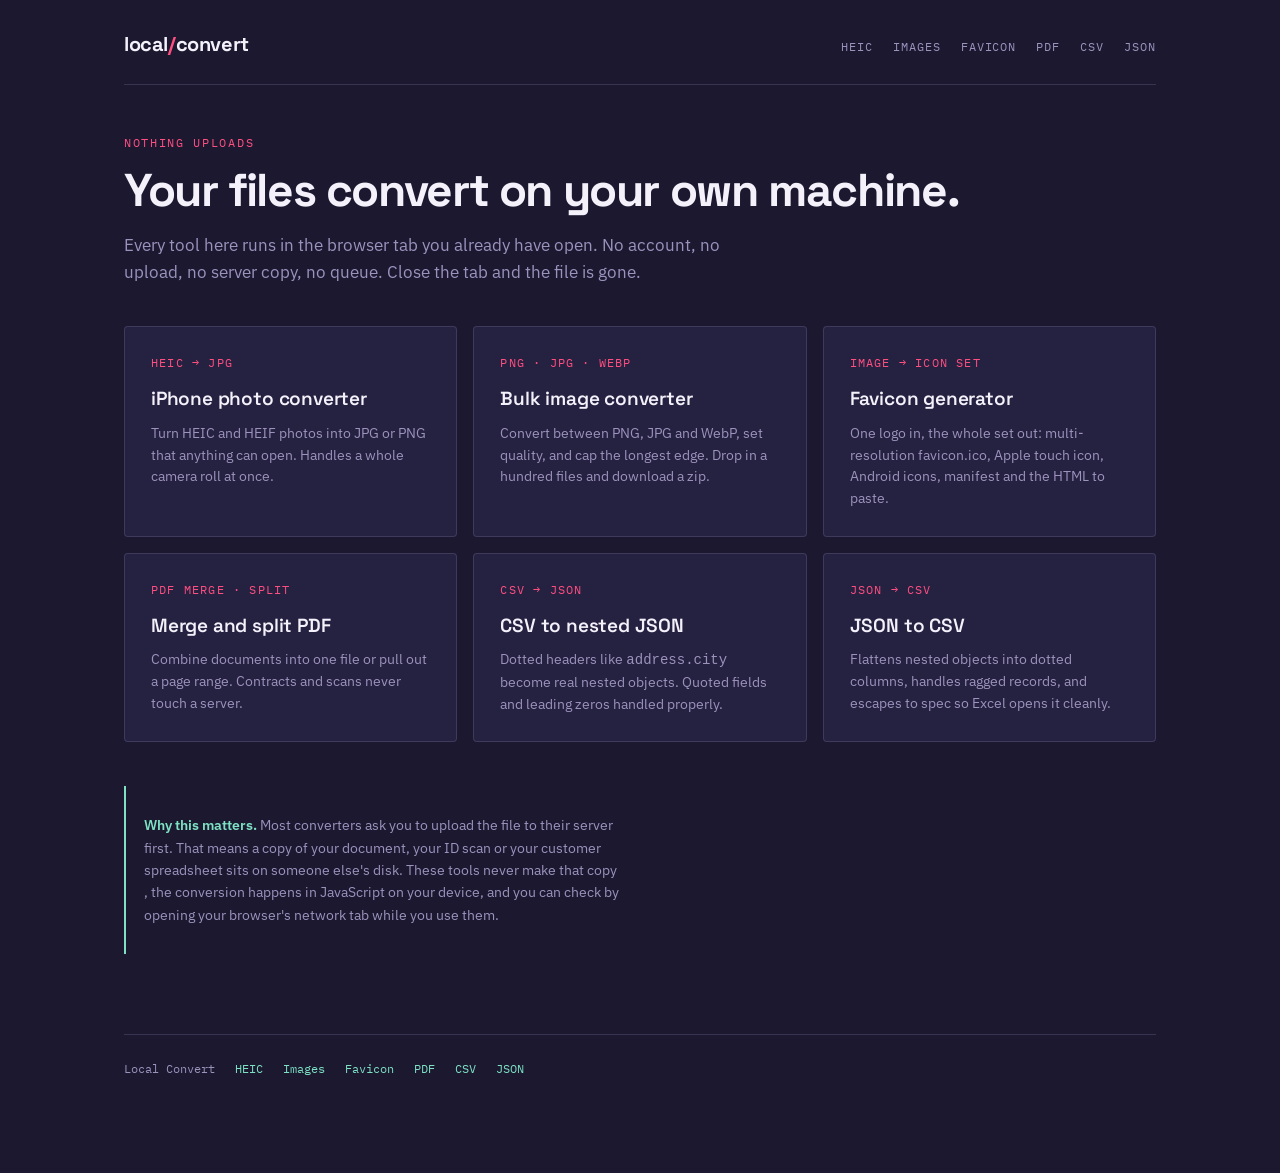
<file: index.html>
<!DOCTYPE html>
<html lang="en">
<head>
<meta charset="utf-8">
<meta name="viewport" content="width=device-width,initial-scale=1">
<title>Local Convert - private, in-browser file tools</title>
<link rel="icon" href="/favicon.ico" sizes="any">
<link rel="icon" type="image/svg+xml" href="/favicon.svg">
<link rel="apple-touch-icon" href="/apple-touch-icon.png">
<link rel="manifest" href="/site.webmanifest">
<meta name="description" content="Convert HEIC, images and CSV entirely in your browser. Files never leave your device, so there is nothing to upload and nothing stored on a server.">
<meta name="robots" content="index, follow">
<meta property="og:type" content="website">
<meta property="og:site_name" content="Local Convert">
<meta property="og:title" content="Local Convert , file conversion that never uploads your files">
<meta property="og:description" content="Convert HEIC, images and CSV entirely in your browser. Files never leave your device, so there is nothing to upload and nothing stored on a server.">
<meta name="twitter:card" content="summary">
<meta name="twitter:title" content="Local Convert , file conversion that never uploads your files">
<meta name="twitter:description" content="Convert HEIC, images and CSV entirely in your browser. Files never leave your device, so there is nothing to upload and nothing stored on a server.">
<link rel="canonical" href="https://local-convert.toptierrankers.workers.dev/">
<meta name="robots" content="index,follow,max-image-preview:large">
<meta property="og:type" content="website">
<meta property="og:site_name" content="Local Convert">
<meta property="og:title" content="Local Convert , file conversion with no upload">
<meta property="og:description" content="Convert HEIC, images and CSV entirely in your browser. Files never leave your device.">
<meta property="og:url" content="https://local-convert.toptierrankers.workers.dev/">
<meta name="twitter:card" content="summary">
<meta name="twitter:title" content="Local Convert , file conversion with no upload">
<meta name="twitter:description" content="Convert HEIC, images and CSV entirely in your browser. Files never leave your device.">
<link rel="canonical" href="https://local-convert.toptierrankers.workers.dev/">
<meta name="robots" content="index,follow,max-image-preview:large">
<meta property="og:type" content="website">
<meta property="og:site_name" content="Local Convert">
<meta property="og:title" content="Local Convert , conversion without uploading">
<meta property="og:description" content="Convert HEIC, images and CSV entirely in your browser. Files never leave your device, so there is nothing to upload and nothing stored on a server.">
<meta property="og:url" content="https://local-convert.toptierrankers.workers.dev/">
<meta name="twitter:card" content="summary_large_image">
<meta name="twitter:title" content="Local Convert , conversion without uploading">
<meta name="twitter:description" content="Convert HEIC, images and CSV entirely in your browser. Files never leave your device, so there is nothing to upload and nothing stored on a server.">
<meta name="theme-color" content="#1B1830">
<link rel="preconnect" href="https://fonts.googleapis.com">
<link rel="preconnect" href="https://fonts.gstatic.com" crossorigin>
<link href="https://fonts.googleapis.com/css2?family=Space+Grotesk:wght@500;600;700&family=IBM+Plex+Sans:wght@400;500&family=IBM+Plex+Mono:wght@400;500&display=swap" rel="stylesheet">
<link rel="stylesheet" href="/assets/style.css">
</head>
<body>
<div class="shell">

  <header class="masthead">
    <div class="wordmark">local<span>/</span>convert</div>
    <nav>
      <a href="/heic-to-jpg.html">HEIC</a>
      <a href="/image-converter.html">Images</a>
      <a href="/favicon-generator.html">Favicon</a>
      <a href="/pdf-tools.html">PDF</a>
      <a href="/csv-to-json.html">CSV</a>
      <a href="/json-to-csv.html">JSON</a>
    </nav>
  </header>

  <p class="eyebrow">Nothing uploads</p>
  <h1>Your files convert on your own machine.</h1>
  <p class="lede">Every tool here runs in the browser tab you already have open. No account, no upload, no server copy, no queue. Close the tab and the file is gone.</p>

  <div class="tool-grid">

    <a class="tool-card" href="/heic-to-jpg.html">
      <div class="pair">HEIC → JPG</div>
      <h2>iPhone photo converter</h2>
      <p>Turn HEIC and HEIF photos into JPG or PNG that anything can open. Handles a whole camera roll at once.</p>
    </a>

    <a class="tool-card" href="/image-converter.html">
      <div class="pair">PNG · JPG · WEBP</div>
      <h2>Bulk image converter</h2>
      <p>Convert between PNG, JPG and WebP, set quality, and cap the longest edge. Drop in a hundred files and download a zip.</p>
    </a>

    <a class="tool-card" href="/favicon-generator.html">
      <div class="pair">IMAGE → ICON SET</div>
      <h2>Favicon generator</h2>
      <p>One logo in, the whole set out: multi-resolution favicon.ico, Apple touch icon, Android icons, manifest and the HTML to paste.</p>
    </a>

    <a class="tool-card" href="/pdf-tools.html">
      <div class="pair">PDF MERGE · SPLIT</div>
      <h2>Merge and split PDF</h2>
      <p>Combine documents into one file or pull out a page range. Contracts and scans never touch a server.</p>
    </a>

    <a class="tool-card" href="/csv-to-json.html">
      <div class="pair">CSV → JSON</div>
      <h2>CSV to nested JSON</h2>
      <p>Dotted headers like <code>address.city</code> become real nested objects. Quoted fields and leading zeros handled properly.</p>
    </a>

    <a class="tool-card" href="/json-to-csv.html">
      <div class="pair">JSON → CSV</div>
      <h2>JSON to CSV</h2>
      <p>Flattens nested objects into dotted columns, handles ragged records, and escapes to spec so Excel opens it cleanly.</p>
    </a>

  </div>

  <div class="privacy">
    <p><strong>Why this matters.</strong> Most converters ask you to upload the file to their server first. That means a copy of your document, your ID scan or your customer spreadsheet sits on someone else's disk. These tools never make that copy , the conversion happens in JavaScript on your device, and you can check by opening your browser's network tab while you use them.</p>
  </div>

  <footer>
    <span>Local Convert</span>
    <a href="/heic-to-jpg.html">HEIC</a>
    <a href="/image-converter.html">Images</a>
    <a href="/favicon-generator.html">Favicon</a>
    <a href="/pdf-tools.html">PDF</a>
    <a href="/csv-to-json.html">CSV</a>
    <a href="/json-to-csv.html">JSON</a>
  </footer>

</div>
</body>
</html>
</file>
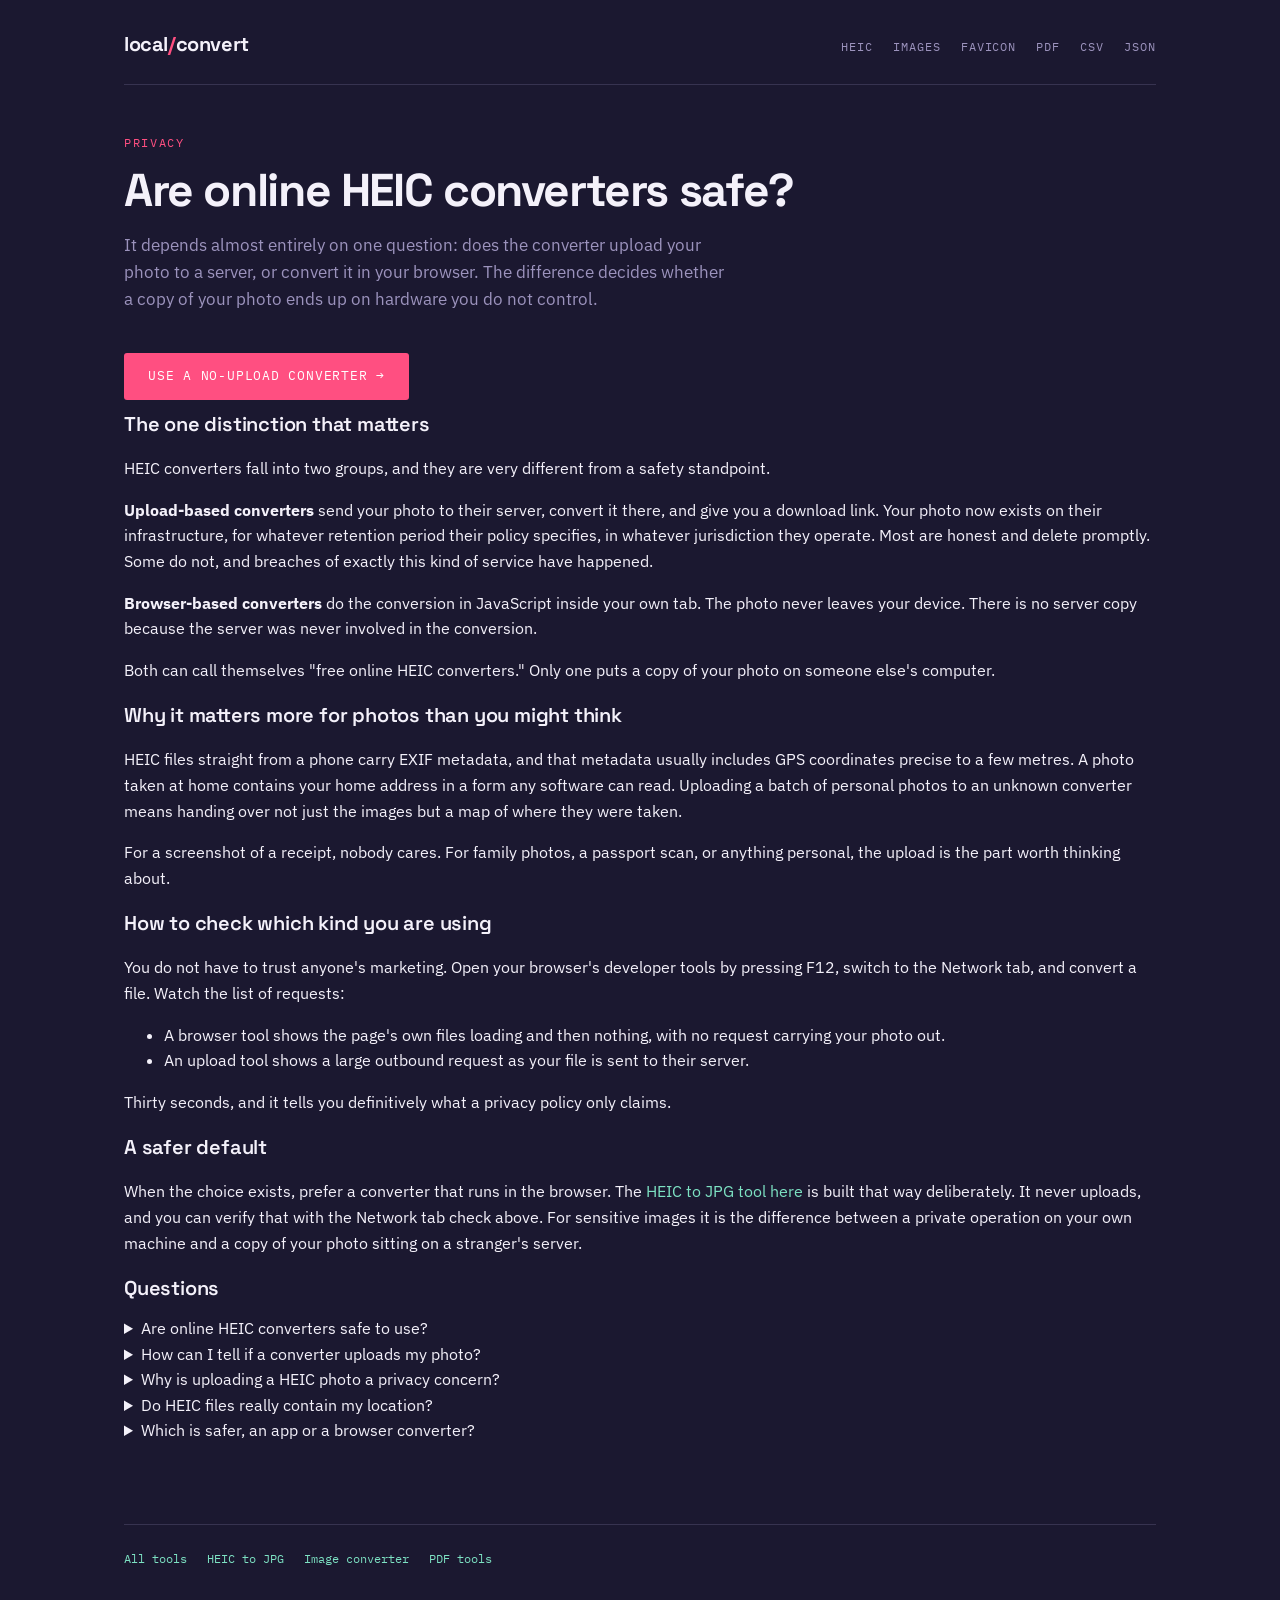
<file: are-online-heic-converters-safe.html>
<!DOCTYPE html>
<html lang="en">
<head>
<meta charset="utf-8">
<meta name="viewport" content="width=device-width,initial-scale=1">
<title>Are online HEIC converters safe? What to check | Local Convert</title>
<link rel="icon" href="/favicon.ico" sizes="any">
<link rel="icon" type="image/svg+xml" href="/favicon.svg">
<link rel="icon" type="image/png" sizes="32x32" href="/favicon-32.png">
<link rel="icon" type="image/png" sizes="16x16" href="/favicon-16.png">
<link rel="apple-touch-icon" href="/apple-touch-icon.png">
<link rel="manifest" href="/site.webmanifest">
<meta name="description" content="Whether online HEIC converters are safe depends on one thing: does the tool upload your photo to a server. Here is how to tell, and why it matters.">
<link rel="canonical" href="https://local-convert.toptierrankers.workers.dev/are-online-heic-converters-safe.html">
<meta name="robots" content="index,follow,max-image-preview:large">
<meta property="og:type" content="article">
<meta property="og:site_name" content="Local Convert">
<meta property="og:title" content="Are online HEIC converters safe?">
<meta property="og:description" content="Whether online HEIC converters are safe depends on one thing: does the tool upload your photo to a server. Here is how to tell, and why it matters.">
<meta property="og:url" content="https://local-convert.toptierrankers.workers.dev/are-online-heic-converters-safe.html">
<meta name="theme-color" content="#1B1830">
<link rel="preconnect" href="https://fonts.googleapis.com">
<link rel="preconnect" href="https://fonts.gstatic.com" crossorigin>
<link href="https://fonts.googleapis.com/css2?family=Space+Grotesk:wght@500;600;700&family=IBM+Plex+Sans:wght@400;500&family=IBM+Plex+Mono:wght@400;500&display=swap" rel="stylesheet">
<link rel="stylesheet" href="/assets/style.css">
</head>
<body>
<div class="shell">

  <header class="masthead">
    <a class="wordmark" href="/">local<span>/</span>convert</a>
    <nav>
      <a href="/heic-to-jpg.html">HEIC</a>
      <a href="/image-converter.html">Images</a>
      <a href="/favicon-generator.html">Favicon</a>
      <a href="/pdf-tools.html">PDF</a>
      <a href="/csv-to-json.html">CSV</a>
      <a href="/json-to-csv.html">JSON</a>
    </nav>
  </header>

  <p class="eyebrow">Privacy</p>
  <h1>Are online HEIC converters safe?</h1>
  <p class="lede">It depends almost entirely on one question: does the converter upload your photo to a server, or convert it in your browser. The difference decides whether a copy of your photo ends up on hardware you do not control.</p>

  <div class="btn-row" style="margin-bottom:8px">
    <a class="btn btn-go" href="/heic-to-jpg.html" style="text-decoration:none">Use a no-upload converter →</a>
  </div>

  <article class="prose">
    <h2>The one distinction that matters</h2>
    <p>HEIC converters fall into two groups, and they are very different from a safety standpoint.</p>
    <p><strong>Upload-based converters</strong> send your photo to their server, convert it there, and give you a download link. Your photo now exists on their infrastructure, for whatever retention period their policy specifies, in whatever jurisdiction they operate. Most are honest and delete promptly. Some do not, and breaches of exactly this kind of service have happened.</p>
    <p><strong>Browser-based converters</strong> do the conversion in JavaScript inside your own tab. The photo never leaves your device. There is no server copy because the server was never involved in the conversion.</p>
    <p>Both can call themselves "free online HEIC converters." Only one puts a copy of your photo on someone else's computer.</p>

    <h2>Why it matters more for photos than you might think</h2>
    <p>HEIC files straight from a phone carry EXIF metadata, and that metadata usually includes GPS coordinates precise to a few metres. A photo taken at home contains your home address in a form any software can read. Uploading a batch of personal photos to an unknown converter means handing over not just the images but a map of where they were taken.</p>
    <p>For a screenshot of a receipt, nobody cares. For family photos, a passport scan, or anything personal, the upload is the part worth thinking about.</p>

    <h2>How to check which kind you are using</h2>
    <p>You do not have to trust anyone's marketing. Open your browser's developer tools by pressing F12, switch to the Network tab, and convert a file. Watch the list of requests:</p>
    <ul>
      <li>A browser tool shows the page's own files loading and then nothing, with no request carrying your photo out.</li>
      <li>An upload tool shows a large outbound request as your file is sent to their server.</li>
    </ul>
    <p>Thirty seconds, and it tells you definitively what a privacy policy only claims.</p>

    <h2>A safer default</h2>
    <p>When the choice exists, prefer a converter that runs in the browser. The <a href="/heic-to-jpg.html">HEIC to JPG tool here</a> is built that way deliberately. It never uploads, and you can verify that with the Network tab check above. For sensitive images it is the difference between a private operation on your own machine and a copy of your photo sitting on a stranger's server.</p>
  </article>

  <section class="prose">
    <h2>Questions</h2>
    <div class="faq">
      <details>
        <summary>Are online HEIC converters safe to use?</summary>
        <p>It depends on whether the converter uploads your photo. Browser-based tools convert locally and never upload, which is safe. Upload-based tools place a copy of your photo on their server, which carries more risk.</p>
      </details>
      <details>
        <summary>How can I tell if a converter uploads my photo?</summary>
        <p>Open developer tools, go to the Network tab, and convert a file. A browser tool sends nothing out. An upload tool shows your file being transmitted to a server.</p>
      </details>
      <details>
        <summary>Why is uploading a HEIC photo a privacy concern?</summary>
        <p>HEIC files carry EXIF metadata including GPS coordinates, so uploading personal photos can reveal where they were taken. A browser-based converter avoids this by never sending the file anywhere.</p>
      </details>
      <details>
        <summary>Do HEIC files really contain my location?</summary>
        <p>Usually yes, if location was enabled when the photo was taken. The GPS coordinates are embedded in the file EXIF metadata and are readable by ordinary software.</p>
      </details>
      <details>
        <summary>Which is safer, an app or a browser converter?</summary>
        <p>A browser converter that runs locally never uploads and installs nothing, which is generally the safest option. A reputable offline app is also safe. The risk lies with online tools that upload to a server.</p>
      </details>
    </div>
  </section>

  <footer>
    <a href="/">All tools</a>
    <a href="/heic-to-jpg.html">HEIC to JPG</a>
    <a href="/image-converter.html">Image converter</a>
    <a href="/pdf-tools.html">PDF tools</a>
  </footer>

</div>
<script type="application/ld+json">
{
  "@context": "https://schema.org",
  "@type": "FAQPage",
  "mainEntity": [
    {
      "@type": "Question",
      "name": "Are online HEIC converters safe to use?",
      "acceptedAnswer": {
        "@type": "Answer",
        "text": "It depends on whether the converter uploads your photo. Browser-based tools convert locally and never upload, which is safe. Upload-based tools place a copy of your photo on their server, which carries more risk."
      }
    },
    {
      "@type": "Question",
      "name": "How can I tell if a converter uploads my photo?",
      "acceptedAnswer": {
        "@type": "Answer",
        "text": "Open developer tools, go to the Network tab, and convert a file. A browser tool sends nothing out. An upload tool shows your file being transmitted to a server."
      }
    },
    {
      "@type": "Question",
      "name": "Why is uploading a HEIC photo a privacy concern?",
      "acceptedAnswer": {
        "@type": "Answer",
        "text": "HEIC files carry EXIF metadata including GPS coordinates, so uploading personal photos can reveal where they were taken. A browser-based converter avoids this by never sending the file anywhere."
      }
    },
    {
      "@type": "Question",
      "name": "Do HEIC files really contain my location?",
      "acceptedAnswer": {
        "@type": "Answer",
        "text": "Usually yes, if location was enabled when the photo was taken. The GPS coordinates are embedded in the file EXIF metadata and are readable by ordinary software."
      }
    },
    {
      "@type": "Question",
      "name": "Which is safer, an app or a browser converter?",
      "acceptedAnswer": {
        "@type": "Answer",
        "text": "A browser converter that runs locally never uploads and installs nothing, which is generally the safest option. A reputable offline app is also safe. The risk lies with online tools that upload to a server."
      }
    }
  ]
}
</script>
</body>
</html>
</file>
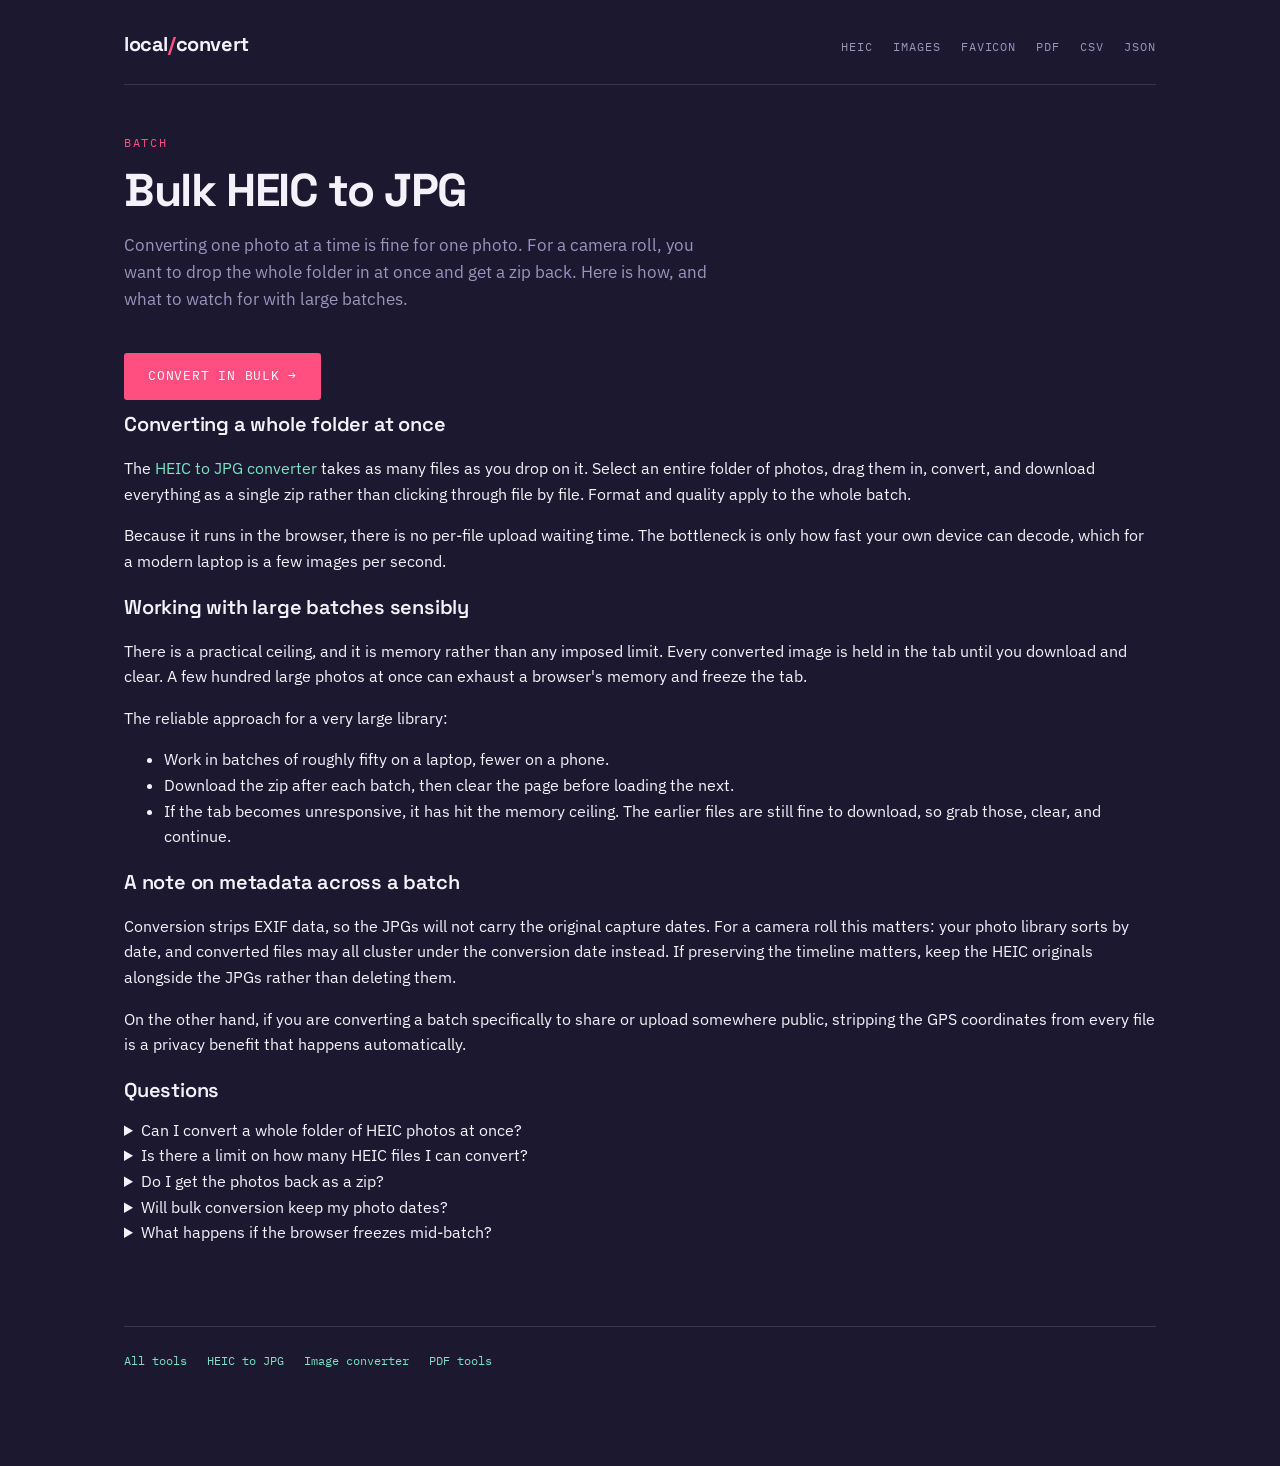
<file: bulk-heic-to-jpg.html>
<!DOCTYPE html>
<html lang="en">
<head>
<meta charset="utf-8">
<meta name="viewport" content="width=device-width,initial-scale=1">
<title>Bulk HEIC to JPG - convert a whole camera roll free | Local Convert</title>
<link rel="icon" href="/favicon.ico" sizes="any">
<link rel="icon" type="image/svg+xml" href="/favicon.svg">
<link rel="icon" type="image/png" sizes="32x32" href="/favicon-32.png">
<link rel="icon" type="image/png" sizes="16x16" href="/favicon-16.png">
<link rel="apple-touch-icon" href="/apple-touch-icon.png">
<link rel="manifest" href="/site.webmanifest">
<meta name="description" content="Convert a whole folder of HEIC photos to JPG at once and download them as a zip. Runs in your browser with no upload and no file limit.">
<link rel="canonical" href="https://local-convert.toptierrankers.workers.dev/bulk-heic-to-jpg.html">
<meta name="robots" content="index,follow,max-image-preview:large">
<meta property="og:type" content="article">
<meta property="og:site_name" content="Local Convert">
<meta property="og:title" content="Bulk HEIC to JPG converter">
<meta property="og:description" content="Convert a whole folder of HEIC photos to JPG at once and download them as a zip. Runs in your browser with no upload and no file limit.">
<meta property="og:url" content="https://local-convert.toptierrankers.workers.dev/bulk-heic-to-jpg.html">
<meta name="theme-color" content="#1B1830">
<link rel="preconnect" href="https://fonts.googleapis.com">
<link rel="preconnect" href="https://fonts.gstatic.com" crossorigin>
<link href="https://fonts.googleapis.com/css2?family=Space+Grotesk:wght@500;600;700&family=IBM+Plex+Sans:wght@400;500&family=IBM+Plex+Mono:wght@400;500&display=swap" rel="stylesheet">
<link rel="stylesheet" href="/assets/style.css">
</head>
<body>
<div class="shell">

  <header class="masthead">
    <a class="wordmark" href="/">local<span>/</span>convert</a>
    <nav>
      <a href="/heic-to-jpg.html">HEIC</a>
      <a href="/image-converter.html">Images</a>
      <a href="/favicon-generator.html">Favicon</a>
      <a href="/pdf-tools.html">PDF</a>
      <a href="/csv-to-json.html">CSV</a>
      <a href="/json-to-csv.html">JSON</a>
    </nav>
  </header>

  <p class="eyebrow">Batch</p>
  <h1>Bulk HEIC to JPG</h1>
  <p class="lede">Converting one photo at a time is fine for one photo. For a camera roll, you want to drop the whole folder in at once and get a zip back. Here is how, and what to watch for with large batches.</p>

  <div class="btn-row" style="margin-bottom:8px">
    <a class="btn btn-go" href="/heic-to-jpg.html" style="text-decoration:none">Convert in bulk →</a>
  </div>

  <article class="prose">
    <h2>Converting a whole folder at once</h2>
    <p>The <a href="/heic-to-jpg.html">HEIC to JPG converter</a> takes as many files as you drop on it. Select an entire folder of photos, drag them in, convert, and download everything as a single zip rather than clicking through file by file. Format and quality apply to the whole batch.</p>
    <p>Because it runs in the browser, there is no per-file upload waiting time. The bottleneck is only how fast your own device can decode, which for a modern laptop is a few images per second.</p>

    <h2>Working with large batches sensibly</h2>
    <p>There is a practical ceiling, and it is memory rather than any imposed limit. Every converted image is held in the tab until you download and clear. A few hundred large photos at once can exhaust a browser's memory and freeze the tab.</p>
    <p>The reliable approach for a very large library:</p>
    <ul>
      <li>Work in batches of roughly fifty on a laptop, fewer on a phone.</li>
      <li>Download the zip after each batch, then clear the page before loading the next.</li>
      <li>If the tab becomes unresponsive, it has hit the memory ceiling. The earlier files are still fine to download, so grab those, clear, and continue.</li>
    </ul>

    <h2>A note on metadata across a batch</h2>
    <p>Conversion strips EXIF data, so the JPGs will not carry the original capture dates. For a camera roll this matters: your photo library sorts by date, and converted files may all cluster under the conversion date instead. If preserving the timeline matters, keep the HEIC originals alongside the JPGs rather than deleting them.</p>
    <p>On the other hand, if you are converting a batch specifically to share or upload somewhere public, stripping the GPS coordinates from every file is a privacy benefit that happens automatically.</p>
  </article>

  <section class="prose">
    <h2>Questions</h2>
    <div class="faq">
      <details>
        <summary>Can I convert a whole folder of HEIC photos at once?</summary>
        <p>Yes. Drag the entire folder onto the converter, convert, and download everything as a single zip. Format and quality settings apply to the whole batch.</p>
      </details>
      <details>
        <summary>Is there a limit on how many HEIC files I can convert?</summary>
        <p>No fixed limit, but each converted image stays in browser memory until downloaded. Work in batches of around fifty on a laptop to avoid exhausting memory.</p>
      </details>
      <details>
        <summary>Do I get the photos back as a zip?</summary>
        <p>Yes. When you convert more than one file, a Download all as zip option lets you grab the whole batch in one file rather than one at a time.</p>
      </details>
      <details>
        <summary>Will bulk conversion keep my photo dates?</summary>
        <p>No. EXIF metadata including capture date is stripped during conversion, so keep the HEIC originals if your photo library needs to sort by the original dates.</p>
      </details>
      <details>
        <summary>What happens if the browser freezes mid-batch?</summary>
        <p>It has hit its memory ceiling, not crashed. Download the files that already converted, clear the page, and continue with the rest in a smaller batch.</p>
      </details>
    </div>
  </section>

  <footer>
    <a href="/">All tools</a>
    <a href="/heic-to-jpg.html">HEIC to JPG</a>
    <a href="/image-converter.html">Image converter</a>
    <a href="/pdf-tools.html">PDF tools</a>
  </footer>

</div>
<script type="application/ld+json">
{
  "@context": "https://schema.org",
  "@type": "FAQPage",
  "mainEntity": [
    {
      "@type": "Question",
      "name": "Can I convert a whole folder of HEIC photos at once?",
      "acceptedAnswer": {
        "@type": "Answer",
        "text": "Yes. Drag the entire folder onto the converter, convert, and download everything as a single zip. Format and quality settings apply to the whole batch."
      }
    },
    {
      "@type": "Question",
      "name": "Is there a limit on how many HEIC files I can convert?",
      "acceptedAnswer": {
        "@type": "Answer",
        "text": "No fixed limit, but each converted image stays in browser memory until downloaded. Work in batches of around fifty on a laptop to avoid exhausting memory."
      }
    },
    {
      "@type": "Question",
      "name": "Do I get the photos back as a zip?",
      "acceptedAnswer": {
        "@type": "Answer",
        "text": "Yes. When you convert more than one file, a Download all as zip option lets you grab the whole batch in one file rather than one at a time."
      }
    },
    {
      "@type": "Question",
      "name": "Will bulk conversion keep my photo dates?",
      "acceptedAnswer": {
        "@type": "Answer",
        "text": "No. EXIF metadata including capture date is stripped during conversion, so keep the HEIC originals if your photo library needs to sort by the original dates."
      }
    },
    {
      "@type": "Question",
      "name": "What happens if the browser freezes mid-batch?",
      "acceptedAnswer": {
        "@type": "Answer",
        "text": "It has hit its memory ceiling, not crashed. Download the files that already converted, clear the page, and continue with the rest in a smaller batch."
      }
    }
  ]
}
</script>
</body>
</html>
</file>
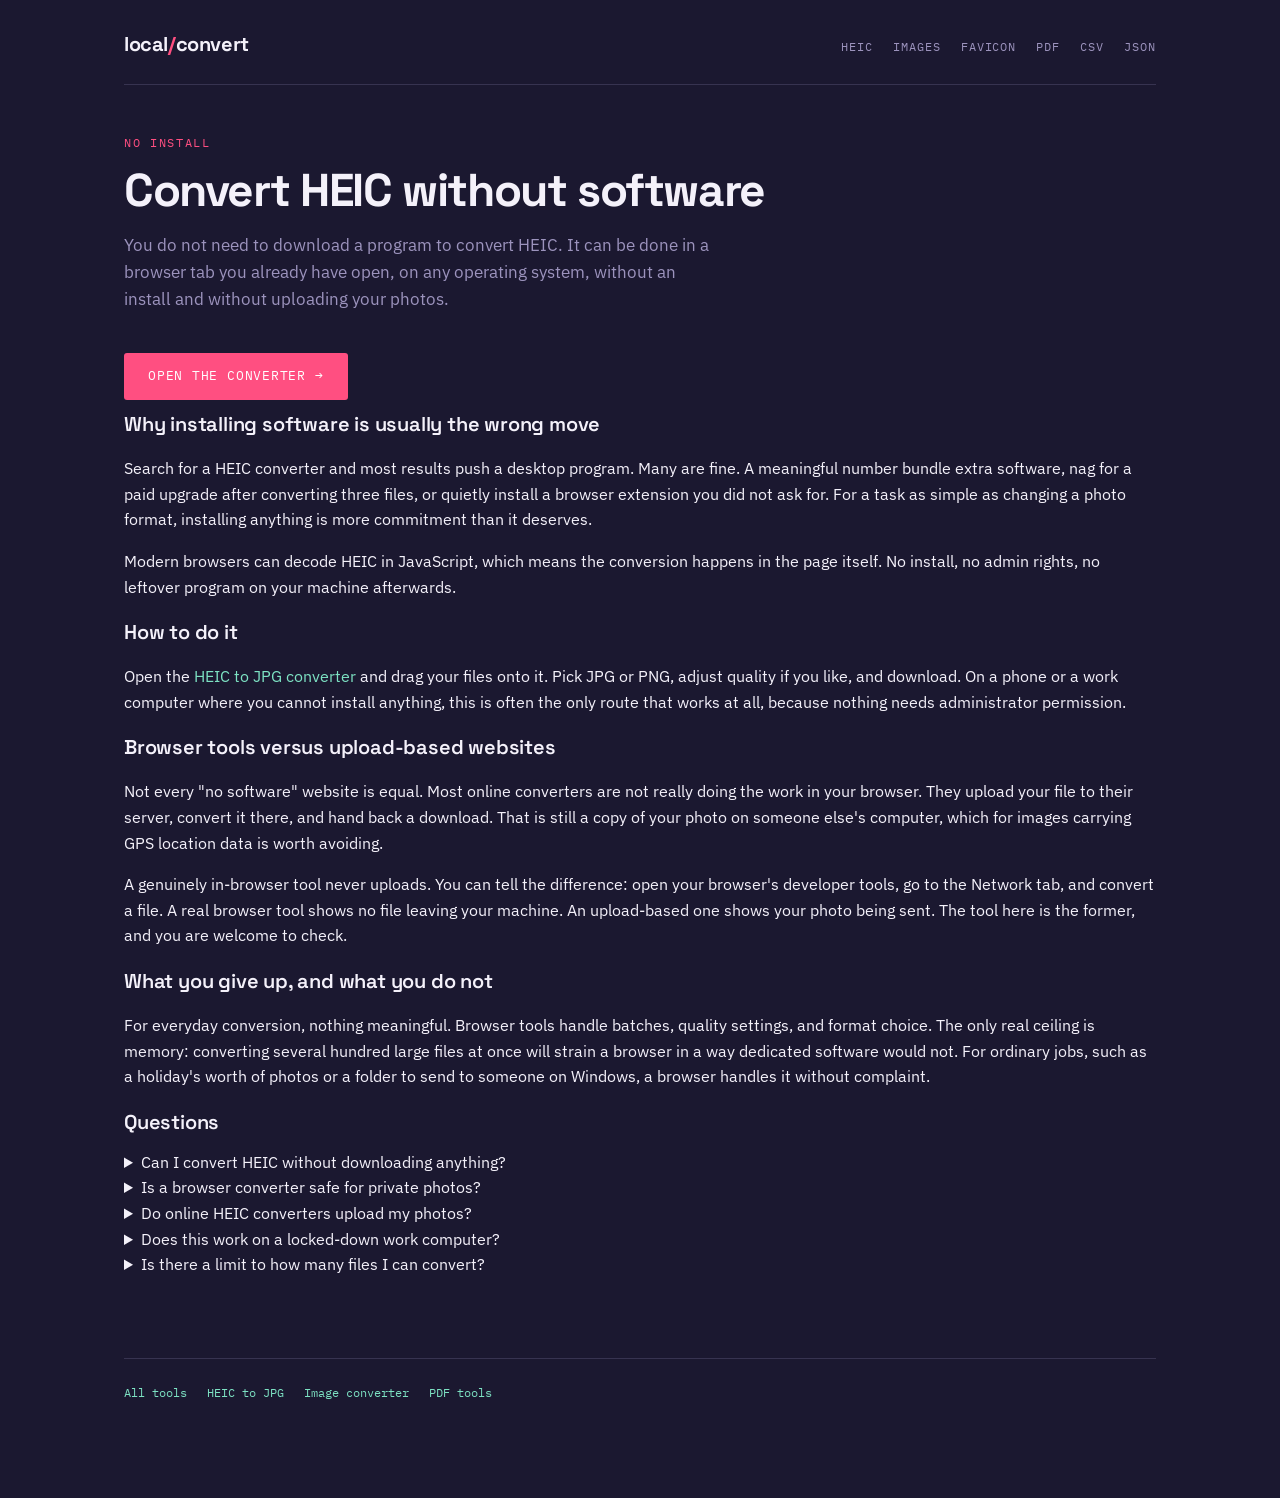
<file: convert-heic-without-software.html>
<!DOCTYPE html>
<html lang="en">
<head>
<meta charset="utf-8">
<meta name="viewport" content="width=device-width,initial-scale=1">
<title>Convert HEIC without software - free, in your browser | Local Convert</title>
<link rel="icon" href="/favicon.ico" sizes="any">
<link rel="icon" type="image/svg+xml" href="/favicon.svg">
<link rel="icon" type="image/png" sizes="32x32" href="/favicon-32.png">
<link rel="icon" type="image/png" sizes="16x16" href="/favicon-16.png">
<link rel="apple-touch-icon" href="/apple-touch-icon.png">
<link rel="manifest" href="/site.webmanifest">
<meta name="description" content="Convert HEIC to JPG without downloading or installing any software. Works on any computer in the browser, and photos are never uploaded.">
<link rel="canonical" href="https://local-convert.toptierrankers.workers.dev/convert-heic-without-software.html">
<meta name="robots" content="index,follow,max-image-preview:large">
<meta property="og:type" content="article">
<meta property="og:site_name" content="Local Convert">
<meta property="og:title" content="Convert HEIC without downloading software">
<meta property="og:description" content="Convert HEIC to JPG without downloading or installing any software. Works on any computer in the browser, and photos are never uploaded.">
<meta property="og:url" content="https://local-convert.toptierrankers.workers.dev/convert-heic-without-software.html">
<meta name="theme-color" content="#1B1830">
<link rel="preconnect" href="https://fonts.googleapis.com">
<link rel="preconnect" href="https://fonts.gstatic.com" crossorigin>
<link href="https://fonts.googleapis.com/css2?family=Space+Grotesk:wght@500;600;700&family=IBM+Plex+Sans:wght@400;500&family=IBM+Plex+Mono:wght@400;500&display=swap" rel="stylesheet">
<link rel="stylesheet" href="/assets/style.css">
</head>
<body>
<div class="shell">

  <header class="masthead">
    <a class="wordmark" href="/">local<span>/</span>convert</a>
    <nav>
      <a href="/heic-to-jpg.html">HEIC</a>
      <a href="/image-converter.html">Images</a>
      <a href="/favicon-generator.html">Favicon</a>
      <a href="/pdf-tools.html">PDF</a>
      <a href="/csv-to-json.html">CSV</a>
      <a href="/json-to-csv.html">JSON</a>
    </nav>
  </header>

  <p class="eyebrow">No install</p>
  <h1>Convert HEIC without software</h1>
  <p class="lede">You do not need to download a program to convert HEIC. It can be done in a browser tab you already have open, on any operating system, without an install and without uploading your photos.</p>

  <div class="btn-row" style="margin-bottom:8px">
    <a class="btn btn-go" href="/heic-to-jpg.html" style="text-decoration:none">Open the converter →</a>
  </div>

  <article class="prose">
    <h2>Why installing software is usually the wrong move</h2>
    <p>Search for a HEIC converter and most results push a desktop program. Many are fine. A meaningful number bundle extra software, nag for a paid upgrade after converting three files, or quietly install a browser extension you did not ask for. For a task as simple as changing a photo format, installing anything is more commitment than it deserves.</p>
    <p>Modern browsers can decode HEIC in JavaScript, which means the conversion happens in the page itself. No install, no admin rights, no leftover program on your machine afterwards.</p>

    <h2>How to do it</h2>
    <p>Open the <a href="/heic-to-jpg.html">HEIC to JPG converter</a> and drag your files onto it. Pick JPG or PNG, adjust quality if you like, and download. On a phone or a work computer where you cannot install anything, this is often the only route that works at all, because nothing needs administrator permission.</p>

    <h2>Browser tools versus upload-based websites</h2>
    <p>Not every "no software" website is equal. Most online converters are not really doing the work in your browser. They upload your file to their server, convert it there, and hand back a download. That is still a copy of your photo on someone else's computer, which for images carrying GPS location data is worth avoiding.</p>
    <p>A genuinely in-browser tool never uploads. You can tell the difference: open your browser's developer tools, go to the Network tab, and convert a file. A real browser tool shows no file leaving your machine. An upload-based one shows your photo being sent. The tool here is the former, and you are welcome to check.</p>

    <h2>What you give up, and what you do not</h2>
    <p>For everyday conversion, nothing meaningful. Browser tools handle batches, quality settings, and format choice. The only real ceiling is memory: converting several hundred large files at once will strain a browser in a way dedicated software would not. For ordinary jobs, such as a holiday's worth of photos or a folder to send to someone on Windows, a browser handles it without complaint.</p>
  </article>

  <section class="prose">
    <h2>Questions</h2>
    <div class="faq">
      <details>
        <summary>Can I convert HEIC without downloading anything?</summary>
        <p>Yes. A browser-based converter does the work in the page itself, with no install and no admin rights needed. It works on any operating system.</p>
      </details>
      <details>
        <summary>Is a browser converter safe for private photos?</summary>
        <p>A genuine in-browser tool never uploads your file, so nothing leaves your device. Check by opening developer tools, going to the Network tab, and confirming no file is sent during conversion.</p>
      </details>
      <details>
        <summary>Do online HEIC converters upload my photos?</summary>
        <p>Most do, because they convert on a server and need the upload to do it. A true browser-based tool does not. The Network tab in developer tools shows you which kind you are using.</p>
      </details>
      <details>
        <summary>Does this work on a locked-down work computer?</summary>
        <p>Usually yes, because nothing is installed and no administrator permission is required. If your browser runs, the converter runs.</p>
      </details>
      <details>
        <summary>Is there a limit to how many files I can convert?</summary>
        <p>No fixed limit, but everything is held in browser memory. Very large batches can strain a browser, so work in groups of a few dozen on modest hardware.</p>
      </details>
    </div>
  </section>

  <footer>
    <a href="/">All tools</a>
    <a href="/heic-to-jpg.html">HEIC to JPG</a>
    <a href="/image-converter.html">Image converter</a>
    <a href="/pdf-tools.html">PDF tools</a>
  </footer>

</div>
<script type="application/ld+json">
{
  "@context": "https://schema.org",
  "@type": "FAQPage",
  "mainEntity": [
    {
      "@type": "Question",
      "name": "Can I convert HEIC without downloading anything?",
      "acceptedAnswer": {
        "@type": "Answer",
        "text": "Yes. A browser-based converter does the work in the page itself, with no install and no admin rights needed. It works on any operating system."
      }
    },
    {
      "@type": "Question",
      "name": "Is a browser converter safe for private photos?",
      "acceptedAnswer": {
        "@type": "Answer",
        "text": "A genuine in-browser tool never uploads your file, so nothing leaves your device. Check by opening developer tools, going to the Network tab, and confirming no file is sent during conversion."
      }
    },
    {
      "@type": "Question",
      "name": "Do online HEIC converters upload my photos?",
      "acceptedAnswer": {
        "@type": "Answer",
        "text": "Most do, because they convert on a server and need the upload to do it. A true browser-based tool does not. The Network tab in developer tools shows you which kind you are using."
      }
    },
    {
      "@type": "Question",
      "name": "Does this work on a locked-down work computer?",
      "acceptedAnswer": {
        "@type": "Answer",
        "text": "Usually yes, because nothing is installed and no administrator permission is required. If your browser runs, the converter runs."
      }
    },
    {
      "@type": "Question",
      "name": "Is there a limit to how many files I can convert?",
      "acceptedAnswer": {
        "@type": "Answer",
        "text": "No fixed limit, but everything is held in browser memory. Very large batches can strain a browser, so work in groups of a few dozen on modest hardware."
      }
    }
  ]
}
</script>
</body>
</html>
</file>
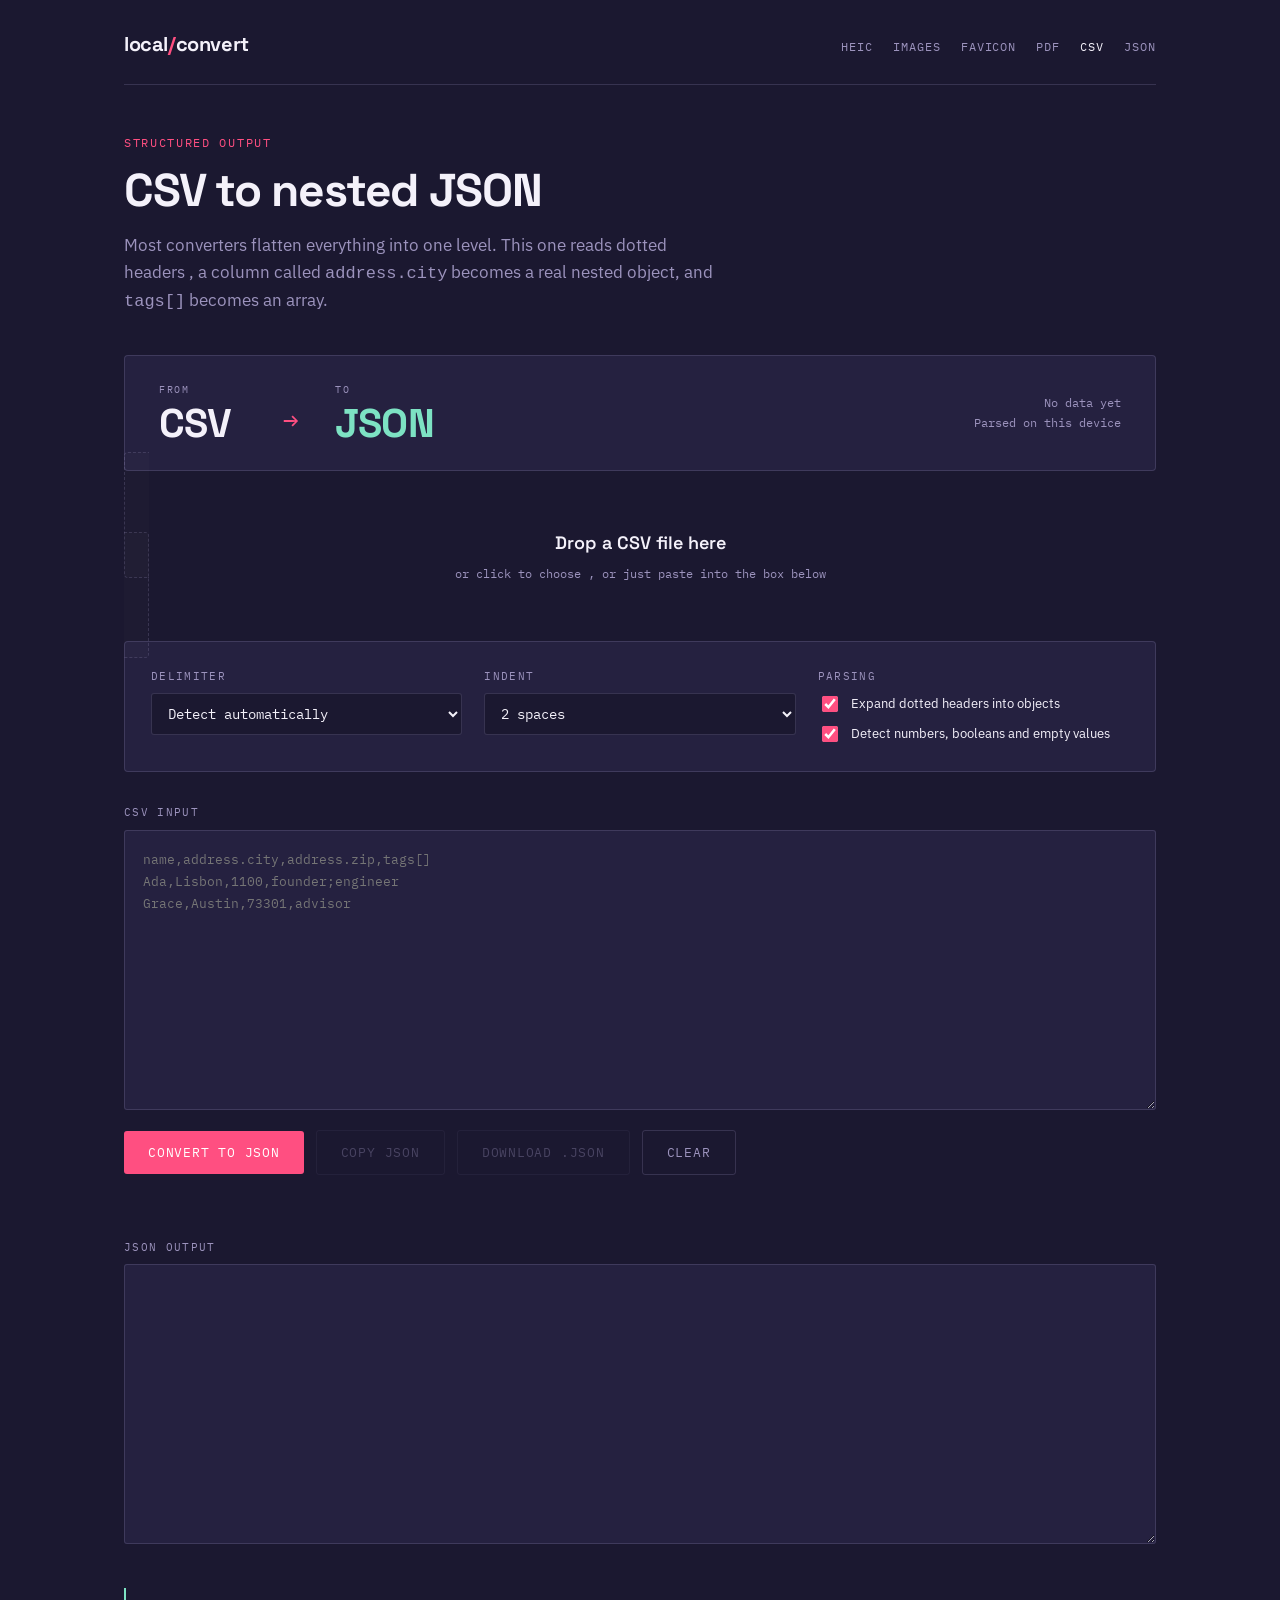
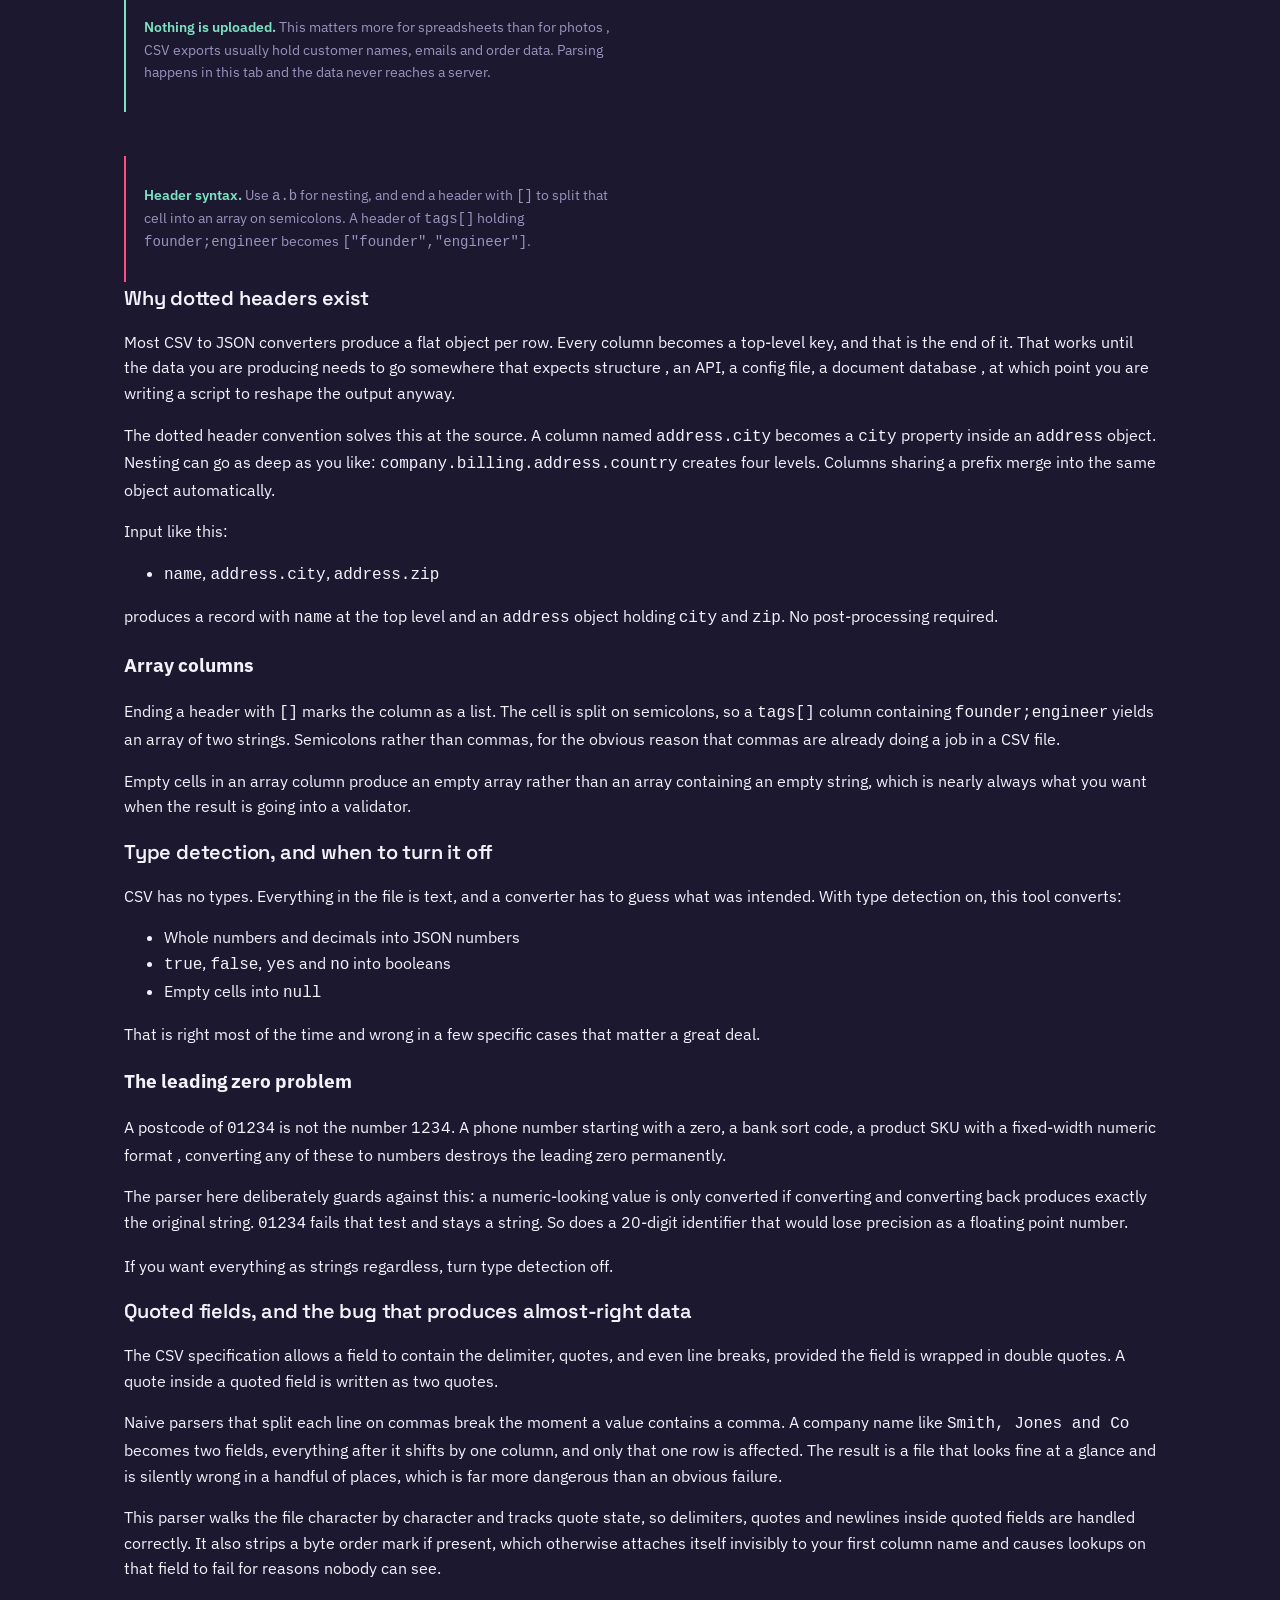
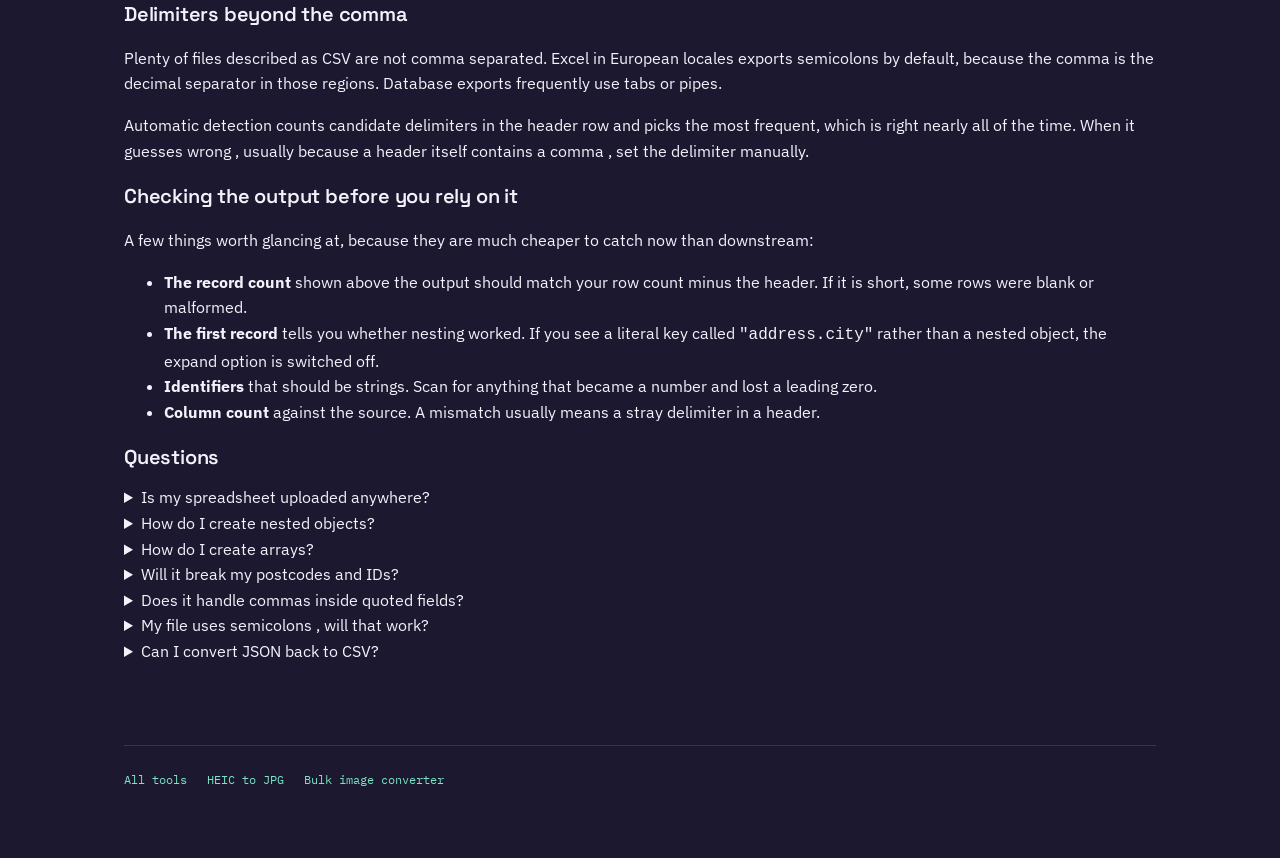
<file: csv-to-json.html>
<!DOCTYPE html>
<html lang="en">
<head>
<meta charset="utf-8">
<meta name="viewport" content="width=device-width,initial-scale=1">
<title>CSV to JSON - nested objects, no upload | Local Convert</title>
<link rel="icon" href="/favicon.ico" sizes="any">
<link rel="icon" type="image/svg+xml" href="/favicon.svg">
<link rel="apple-touch-icon" href="/apple-touch-icon.png">
<link rel="manifest" href="/site.webmanifest">
<meta name="description" content="Convert CSV to JSON in the browser, including dotted headers like user.address.city that become real nested objects. Handles quoted fields and embedded commas.">
<meta name="robots" content="index, follow">
<meta property="og:type" content="website">
<meta property="og:site_name" content="Local Convert">
<meta property="og:title" content="CSV to JSON with nested objects , converts in your browser">
<meta property="og:description" content="Convert CSV to JSON in the browser, including dotted headers like user.address.city that become real nested objects.">
<meta name="twitter:card" content="summary">
<meta name="twitter:title" content="CSV to JSON with nested objects , converts in your browser">
<meta name="twitter:description" content="Convert CSV to JSON in the browser, including dotted headers like user.address.city that become real nested objects.">
<link rel="canonical" href="https://local-convert.toptierrankers.workers.dev/csv-to-json.html">
<meta name="robots" content="index,follow,max-image-preview:large">
<meta property="og:type" content="website">
<meta property="og:site_name" content="Local Convert">
<meta property="og:title" content="CSV to JSON with nested objects">
<meta property="og:description" content="Convert CSV to JSON in the browser. Dotted headers become real nested objects.">
<meta property="og:url" content="https://local-convert.toptierrankers.workers.dev/csv-to-json.html">
<meta name="twitter:card" content="summary">
<meta name="twitter:title" content="CSV to JSON with nested objects">
<meta name="twitter:description" content="Convert CSV to JSON in the browser. Dotted headers become real nested objects.">
<link rel="canonical" href="https://local-convert.toptierrankers.workers.dev/csv-to-json.html">
<meta name="robots" content="index,follow,max-image-preview:large">
<meta property="og:type" content="website">
<meta property="og:site_name" content="Local Convert">
<meta property="og:title" content="CSV to nested JSON , in your browser">
<meta property="og:description" content="Convert CSV to JSON in the browser, including dotted headers like user.address.city that become real nested objects. Handles quoted fields and embedded commas.">
<meta property="og:url" content="https://local-convert.toptierrankers.workers.dev/csv-to-json.html">
<meta name="twitter:card" content="summary_large_image">
<meta name="twitter:title" content="CSV to nested JSON , in your browser">
<meta name="twitter:description" content="Convert CSV to JSON in the browser, including dotted headers like user.address.city that become real nested objects. Handles quoted fields and embedded commas.">
<meta name="theme-color" content="#1B1830">
<link rel="preconnect" href="https://fonts.googleapis.com">
<link rel="preconnect" href="https://fonts.gstatic.com" crossorigin>
<link href="https://fonts.googleapis.com/css2?family=Space+Grotesk:wght@500;600;700&family=IBM+Plex+Sans:wght@400;500&family=IBM+Plex+Mono:wght@400;500&display=swap" rel="stylesheet">
<link rel="stylesheet" href="/assets/style.css">
</head>
<body>
<div class="shell">

  <header class="masthead">
    <a class="wordmark" href="/">local<span>/</span>convert</a>
    <nav>
      <a href="/heic-to-jpg.html">HEIC</a>
      <a href="/image-converter.html">Images</a>
      <a href="/favicon-generator.html">Favicon</a>
      <a href="/pdf-tools.html">PDF</a>
      <a href="/csv-to-json.html" aria-current="page">CSV</a>
      <a href="/json-to-csv.html">JSON</a>
    </nav>
  </header>

  <p class="eyebrow">Structured output</p>
  <h1>CSV to nested JSON</h1>
  <p class="lede">Most converters flatten everything into one level. This one reads dotted headers , a column called <code>address.city</code> becomes a real nested object, and <code>tags[]</code> becomes an array.</p>

  <div class="plate">
    <div class="plate-slot from">
      <span class="plate-label">From</span>
      <span class="plate-value">CSV</span>
    </div>
    <div class="plate-arrow">→</div>
    <div class="plate-slot to">
      <span class="plate-label">To</span>
      <span class="plate-value">JSON</span>
    </div>
    <div class="plate-meta">
      <span id="plateCount">No data yet</span><br>
      <span>Parsed on this device</span>
    </div>
  </div>

  <label class="drop" id="drop">
    <div class="drop-title">Drop a CSV file here</div>
    <div class="drop-hint">or click to choose , or just paste into the box below</div>
    <input type="file" id="file" accept=".csv,.tsv,.txt,text/csv" >
  </label>

  <div class="controls">
    <div class="field">
      <label for="delim">Delimiter</label>
      <select id="delim">
        <option value="auto">Detect automatically</option>
        <option value=",">Comma</option>
        <option value=";">Semicolon</option>
        <option value="&#9;">Tab</option>
        <option value="|">Pipe</option>
      </select>
    </div>
    <div class="field">
      <label for="indent">Indent</label>
      <select id="indent">
        <option value="2">2 spaces</option>
        <option value="4">4 spaces</option>
        <option value="0">Minified</option>
      </select>
    </div>
    <div class="field">
      <label>Parsing</label>
      <div class="checkline">
        <input type="checkbox" id="nest" checked>
        <label for="nest">Expand dotted headers into objects</label>
      </div>
      <div class="checkline">
        <input type="checkbox" id="types" checked>
        <label for="types">Detect numbers, booleans and empty values</label>
      </div>
    </div>
  </div>

  <div class="field" style="margin-bottom:20px">
    <label for="src">CSV input</label>
    <textarea class="output" id="src" spellcheck="false" placeholder="name,address.city,address.zip,tags[]&#10;Ada,Lisbon,1100,founder;engineer&#10;Grace,Austin,73301,advisor"></textarea>
  </div>

  <div class="btn-row">
    <button class="btn btn-go" id="go">Convert to JSON</button>
    <button class="btn btn-quiet" id="copy" disabled>Copy JSON</button>
    <button class="btn btn-quiet" id="dl" disabled>Download .json</button>
    <button class="btn btn-quiet" id="clear">Clear</button>
  </div>

  <p class="status" id="status"></p>

  <div class="field" style="margin-top:24px">
    <label for="out">JSON output</label>
    <textarea class="output" id="out" spellcheck="false" readonly></textarea>
  </div>

  <div class="privacy">
    <p><strong>Nothing is uploaded.</strong> This matters more for spreadsheets than for photos , CSV exports usually hold customer names, emails and order data. Parsing happens in this tab and the data never reaches a server.</p>
  </div>

  <div class="privacy" style="border-left-color:var(--pink)">
    <p><strong>Header syntax.</strong> Use <code>a.b</code> for nesting, and end a header with <code>[]</code> to split that cell into an array on semicolons. A header of <code>tags[]</code> holding <code>founder;engineer</code> becomes <code>["founder","engineer"]</code>.</p>
  </div>


  <article class="prose">

    <h2>Why dotted headers exist</h2>
    <p>Most CSV to JSON converters produce a flat object per row. Every column becomes a top-level key, and that is the end of it. That works until the data you are producing needs to go somewhere that expects structure , an API, a config file, a document database , at which point you are writing a script to reshape the output anyway.</p>
    <p>The dotted header convention solves this at the source. A column named <code>address.city</code> becomes a <code>city</code> property inside an <code>address</code> object. Nesting can go as deep as you like: <code>company.billing.address.country</code> creates four levels. Columns sharing a prefix merge into the same object automatically.</p>
    <p>Input like this:</p>
    <ul>
      <li><code>name</code>, <code>address.city</code>, <code>address.zip</code></li>
    </ul>
    <p>produces a record with <code>name</code> at the top level and an <code>address</code> object holding <code>city</code> and <code>zip</code>. No post-processing required.</p>

    <h3>Array columns</h3>
    <p>Ending a header with <code>[]</code> marks the column as a list. The cell is split on semicolons, so a <code>tags[]</code> column containing <code>founder;engineer</code> yields an array of two strings. Semicolons rather than commas, for the obvious reason that commas are already doing a job in a CSV file.</p>
    <p>Empty cells in an array column produce an empty array rather than an array containing an empty string, which is nearly always what you want when the result is going into a validator.</p>

    <h2>Type detection, and when to turn it off</h2>
    <p>CSV has no types. Everything in the file is text, and a converter has to guess what was intended. With type detection on, this tool converts:</p>
    <ul>
      <li>Whole numbers and decimals into JSON numbers</li>
      <li><code>true</code>, <code>false</code>, <code>yes</code> and <code>no</code> into booleans</li>
      <li>Empty cells into <code>null</code></li>
    </ul>
    <p>That is right most of the time and wrong in a few specific cases that matter a great deal.</p>
    <h3>The leading zero problem</h3>
    <p>A postcode of <code>01234</code> is not the number 1234. A phone number starting with a zero, a bank sort code, a product SKU with a fixed-width numeric format , converting any of these to numbers destroys the leading zero permanently.</p>
    <p>The parser here deliberately guards against this: a numeric-looking value is only converted if converting and converting back produces exactly the original string. <code>01234</code> fails that test and stays a string. So does a 20-digit identifier that would lose precision as a floating point number.</p>
    <p>If you want everything as strings regardless, turn type detection off.</p>

    <h2>Quoted fields, and the bug that produces almost-right data</h2>
    <p>The CSV specification allows a field to contain the delimiter, quotes, and even line breaks, provided the field is wrapped in double quotes. A quote inside a quoted field is written as two quotes.</p>
    <p>Naive parsers that split each line on commas break the moment a value contains a comma. A company name like <code>Smith, Jones and Co</code> becomes two fields, everything after it shifts by one column, and only that one row is affected. The result is a file that looks fine at a glance and is silently wrong in a handful of places, which is far more dangerous than an obvious failure.</p>
    <p>This parser walks the file character by character and tracks quote state, so delimiters, quotes and newlines inside quoted fields are handled correctly. It also strips a byte order mark if present, which otherwise attaches itself invisibly to your first column name and causes lookups on that field to fail for reasons nobody can see.</p>

    <h2>Delimiters beyond the comma</h2>
    <p>Plenty of files described as CSV are not comma separated. Excel in European locales exports semicolons by default, because the comma is the decimal separator in those regions. Database exports frequently use tabs or pipes.</p>
    <p>Automatic detection counts candidate delimiters in the header row and picks the most frequent, which is right nearly all of the time. When it guesses wrong , usually because a header itself contains a comma , set the delimiter manually.</p>

    <h2>Checking the output before you rely on it</h2>
    <p>A few things worth glancing at, because they are much cheaper to catch now than downstream:</p>
    <ul>
      <li><strong>The record count</strong> shown above the output should match your row count minus the header. If it is short, some rows were blank or malformed.</li>
      <li><strong>The first record</strong> tells you whether nesting worked. If you see a literal key called <code>"address.city"</code> rather than a nested object, the expand option is switched off.</li>
      <li><strong>Identifiers</strong> that should be strings. Scan for anything that became a number and lost a leading zero.</li>
      <li><strong>Column count</strong> against the source. A mismatch usually means a stray delimiter in a header.</li>
    </ul>

  </article>

  <section class="prose">
    <h2>Questions</h2>
    <div class="faq">
      <details>
        <summary>Is my spreadsheet uploaded anywhere?</summary>
        <p>No. Parsing happens in this browser tab. That matters more for CSV than for most formats, since exports usually contain customer names, emails and order data.</p>
      </details>
      <details>
        <summary>How do I create nested objects?</summary>
        <p>Name the column with dots. A header of <code>address.city</code> becomes a <code>city</code> property inside an <code>address</code> object. Any depth works, and columns sharing a prefix merge into the same object.</p>
      </details>
      <details>
        <summary>How do I create arrays?</summary>
        <p>End the header with <code>[]</code> and separate values in the cell with semicolons. A <code>tags[]</code> column containing <code>founder;engineer</code> becomes an array of two strings.</p>
      </details>
      <details>
        <summary>Will it break my postcodes and IDs?</summary>
        <p>No. Numeric-looking values are only converted when converting and converting back gives exactly the original text, so leading zeros and long identifiers stay strings. Turn type detection off to keep everything as text.</p>
      </details>
      <details>
        <summary>Does it handle commas inside quoted fields?</summary>
        <p>Yes. The parser tracks quote state character by character, so delimiters, escaped quotes and line breaks inside quoted fields are handled correctly.</p>
      </details>
      <details>
        <summary>My file uses semicolons , will that work?</summary>
        <p>Yes. Automatic detection usually catches it, and you can set the delimiter manually if it guesses wrong. Semicolon exports are the default in European Excel locales.</p>
      </details>
      <details>
        <summary>Can I convert JSON back to CSV?</summary>
        <p>Yes, with the JSON to CSV tool. It uses the same dotted convention, so nested objects flatten back into the same column names.</p>
      </details>
    </div>
  </section>

  <footer>
    <a href="/">All tools</a>
    <a href="/heic-to-jpg.html">HEIC to JPG</a>
    <a href="/image-converter.html">Bulk image converter</a>
  </footer>

</div>

<script>
(function(){
  var drop=document.getElementById('drop'), input=document.getElementById('file'),
      src=document.getElementById('src'), out=document.getElementById('out'),
      delim=document.getElementById('delim'), indent=document.getElementById('indent'),
      nest=document.getElementById('nest'), types=document.getElementById('types'),
      go=document.getElementById('go'), copy=document.getElementById('copy'),
      dl=document.getElementById('dl'), clearBtn=document.getElementById('clear'),
      status=document.getElementById('status'), plateCount=document.getElementById('plateCount');

  function say(m,k){ status.textContent=m; status.className='status '+(k||''); }

  ['dragenter','dragover'].forEach(function(e){
    drop.addEventListener(e,function(ev){ ev.preventDefault(); drop.classList.add('hot'); });
  });
  ['dragleave','drop'].forEach(function(e){
    drop.addEventListener(e,function(ev){ ev.preventDefault(); drop.classList.remove('hot'); });
  });
  drop.addEventListener('drop',function(ev){
    var f=ev.dataTransfer.files[0]; if(f) read(f);
  });
  input.addEventListener('change',function(){ if(input.files[0]) read(input.files[0]); });

  function read(f){
    var r=new FileReader();
    r.onload=function(){ src.value=r.result; say('Loaded '+f.name+'.'); convert(); };
    r.onerror=function(){ say('Could not read that file.','err'); };
    r.readAsText(f);
  }

  // RFC 4180 style parser: handles quoted fields, embedded delimiters and newlines
  function parseCSV(text, d){
    var rows=[], row=[], field='', inQuotes=false, i=0;
    text = text.replace(/^\uFEFF/,'').replace(/\r\n/g,'\n').replace(/\r/g,'\n');
    while(i < text.length){
      var ch = text[i];
      if(inQuotes){
        if(ch === '"'){
          if(text[i+1] === '"'){ field += '"'; i += 2; continue; }
          inQuotes = false; i++; continue;
        }
        field += ch; i++; continue;
      }
      if(ch === '"'){ inQuotes = true; i++; continue; }
      if(ch === d){ row.push(field); field=''; i++; continue; }
      if(ch === '\n'){ row.push(field); rows.push(row); row=[]; field=''; i++; continue; }
      field += ch; i++;
    }
    if(field.length || row.length){ row.push(field); rows.push(row); }
    return rows.filter(function(r){ return r.some(function(c){ return c.trim() !== ''; }); });
  }

  function detectDelim(text){
    var line = text.split('\n')[0] || '';
    var best = ',', bestCount = -1;
    [',',';','\t','|'].forEach(function(d){
      var count = line.split(d).length - 1;
      if(count > bestCount){ bestCount = count; best = d; }
    });
    return best;
  }

  function coerce(v){
    if(!types.checked) return v;
    var t = v.trim();
    if(t === '') return null;
    if(/^(true|yes)$/i.test(t)) return true;
    if(/^(false|no)$/i.test(t)) return false;
    if(/^-?\d+$/.test(t)){
      var n = parseInt(t,10);
      return String(n) === t ? n : v;
    }
    if(/^-?\d*\.\d+$/.test(t)) return parseFloat(t);
    return v;
  }

  function assign(obj, path, value){
    var parts = path.split('.');
    var cur = obj;
    for(var i=0;i<parts.length-1;i++){
      var k = parts[i];
      if(typeof cur[k] !== 'object' || cur[k] === null) cur[k] = {};
      cur = cur[k];
    }
    cur[parts[parts.length-1]] = value;
  }

  function convert(){
    var text = src.value;
    if(!text.trim()){ say('Paste some CSV or drop a file first.','err'); return; }
    var d = delim.value === 'auto' ? detectDelim(text) : delim.value;
    var rows = parseCSV(text, d);
    if(rows.length < 2){ say('Need a header row and at least one data row.','err'); return; }

    var headers = rows[0].map(function(h){ return h.trim(); });
    var data = [];

    for(var r=1;r<rows.length;r++){
      var obj = {};
      for(var c=0;c<headers.length;c++){
        var head = headers[c];
        if(!head) continue;
        var raw = rows[r][c] === undefined ? '' : rows[r][c];
        var isArray = /\[\]$/.test(head);
        var key = isArray ? head.slice(0,-2) : head;
        var value;
        if(isArray){
          value = raw.trim() === '' ? [] : raw.split(';').map(function(p){ return coerce(p.trim()); });
        } else {
          value = coerce(raw);
        }
        if(nest.checked && key.indexOf('.') > -1) assign(obj, key, value);
        else obj[key] = value;
      }
      data.push(obj);
    }

    var sp = parseInt(indent.value,10);
    out.value = JSON.stringify(data, null, sp);
    plateCount.textContent = data.length + (data.length===1?' record':' records') + ' · ' + headers.length + ' columns';
    copy.disabled = false; dl.disabled = false;
    say('Converted ' + data.length + ' rows.','ok');
  }

  go.addEventListener('click', convert);

  copy.addEventListener('click', function(){
    navigator.clipboard.writeText(out.value).then(function(){ say('JSON copied.','ok'); },
      function(){ say('Copy blocked by the browser , select the text instead.','err'); });
  });

  dl.addEventListener('click', function(){
    var blob = new Blob([out.value], {type:'application/json'});
    var a = document.createElement('a');
    a.href = URL.createObjectURL(blob); a.download = 'data.json'; a.click();
  });

  clearBtn.addEventListener('click', function(){
    src.value=''; out.value=''; input.value='';
    plateCount.textContent='No data yet';
    copy.disabled=true; dl.disabled=true; say('');
  });
})();
</script>
<script type="application/ld+json">
{"@context":"https://schema.org","@type":"WebApplication",
"name":"CSV to JSON Converter",
"url":"https://local-convert.toptierrankers.workers.dev/csv-to-json.html",
"description":"Converts CSV to JSON including nested objects from dotted headers.",
"applicationCategory":"UtilitiesApplication",
"operatingSystem":"Any modern web browser",
"browserRequirements":"Requires JavaScript",
"offers":{"@type":"Offer","price":"0","priceCurrency":"USD"},
"featureList":["Runs entirely in the browser","No file upload","No account required","Batch processing"]}
</script>

<script type="application/ld+json">
{
  "@context": "https://schema.org",
  "@type": "WebApplication",
  "name": "CSV to Nested JSON Converter",
  "url": "https://local-convert.toptierrankers.workers.dev/csv-to-json.html",
  "applicationCategory": "UtilitiesApplication",
  "operatingSystem": "Any modern web browser",
  "browserRequirements": "Requires JavaScript",
  "description": "Convert CSV to JSON in the browser, expanding dotted headers into nested objects and handling quoted fields.",
  "offers": {
    "@type": "Offer",
    "price": "0",
    "priceCurrency": "USD"
  },
  "featureList": [
    "Nested object output from dotted headers",
    "Array columns",
    "Delimiter detection",
    "Type coercion",
    "No upload required"
  ]
}
</script>
</body>
</html>
</file>
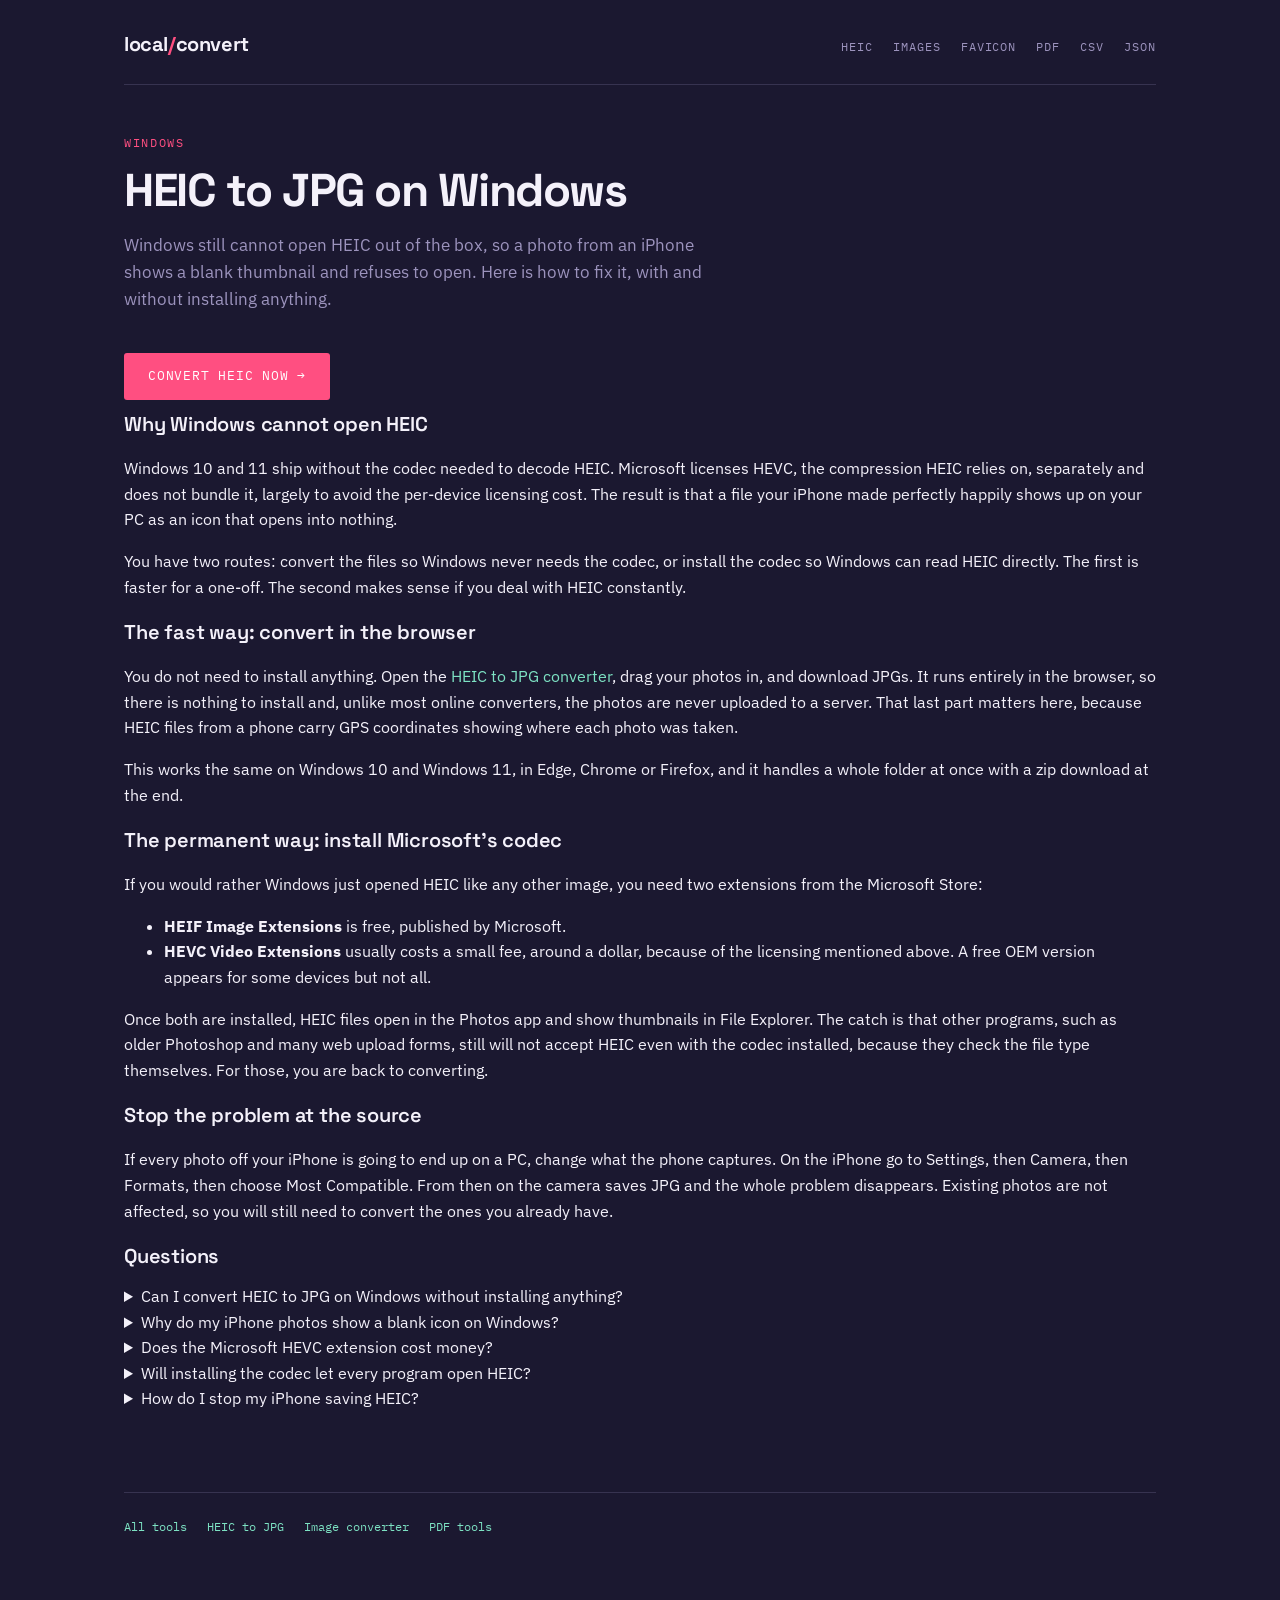
<file: heic-to-jpg-windows.html>
<!DOCTYPE html>
<html lang="en">
<head>
<meta charset="utf-8">
<meta name="viewport" content="width=device-width,initial-scale=1">
<title>HEIC to JPG on Windows - free, no software to install | Local Convert</title>
<link rel="icon" href="/favicon.ico" sizes="any">
<link rel="icon" type="image/svg+xml" href="/favicon.svg">
<link rel="icon" type="image/png" sizes="32x32" href="/favicon-32.png">
<link rel="icon" type="image/png" sizes="16x16" href="/favicon-16.png">
<link rel="apple-touch-icon" href="/apple-touch-icon.png">
<link rel="manifest" href="/site.webmanifest">
<meta name="description" content="Open and convert iPhone HEIC photos on Windows 10 and 11 without installing software. Runs in your browser, nothing is uploaded.">
<link rel="canonical" href="https://local-convert.toptierrankers.workers.dev/heic-to-jpg-windows.html">
<meta name="robots" content="index,follow,max-image-preview:large">
<meta property="og:type" content="article">
<meta property="og:site_name" content="Local Convert">
<meta property="og:title" content="HEIC to JPG on Windows without installing anything">
<meta property="og:description" content="Open and convert iPhone HEIC photos on Windows 10 and 11 without installing software. Runs in your browser, nothing is uploaded.">
<meta property="og:url" content="https://local-convert.toptierrankers.workers.dev/heic-to-jpg-windows.html">
<meta name="theme-color" content="#1B1830">
<link rel="preconnect" href="https://fonts.googleapis.com">
<link rel="preconnect" href="https://fonts.gstatic.com" crossorigin>
<link href="https://fonts.googleapis.com/css2?family=Space+Grotesk:wght@500;600;700&family=IBM+Plex+Sans:wght@400;500&family=IBM+Plex+Mono:wght@400;500&display=swap" rel="stylesheet">
<link rel="stylesheet" href="/assets/style.css">
</head>
<body>
<div class="shell">

  <header class="masthead">
    <a class="wordmark" href="/">local<span>/</span>convert</a>
    <nav>
      <a href="/heic-to-jpg.html">HEIC</a>
      <a href="/image-converter.html">Images</a>
      <a href="/favicon-generator.html">Favicon</a>
      <a href="/pdf-tools.html">PDF</a>
      <a href="/csv-to-json.html">CSV</a>
      <a href="/json-to-csv.html">JSON</a>
    </nav>
  </header>

  <p class="eyebrow">Windows</p>
  <h1>HEIC to JPG on Windows</h1>
  <p class="lede">Windows still cannot open HEIC out of the box, so a photo from an iPhone shows a blank thumbnail and refuses to open. Here is how to fix it, with and without installing anything.</p>

  <div class="btn-row" style="margin-bottom:8px">
    <a class="btn btn-go" href="/heic-to-jpg.html" style="text-decoration:none">Convert HEIC now →</a>
  </div>

  <article class="prose">
    <h2>Why Windows cannot open HEIC</h2>
    <p>Windows 10 and 11 ship without the codec needed to decode HEIC. Microsoft licenses HEVC, the compression HEIC relies on, separately and does not bundle it, largely to avoid the per-device licensing cost. The result is that a file your iPhone made perfectly happily shows up on your PC as an icon that opens into nothing.</p>
    <p>You have two routes: convert the files so Windows never needs the codec, or install the codec so Windows can read HEIC directly. The first is faster for a one-off. The second makes sense if you deal with HEIC constantly.</p>

    <h2>The fast way: convert in the browser</h2>
    <p>You do not need to install anything. Open the <a href="/heic-to-jpg.html">HEIC to JPG converter</a>, drag your photos in, and download JPGs. It runs entirely in the browser, so there is nothing to install and, unlike most online converters, the photos are never uploaded to a server. That last part matters here, because HEIC files from a phone carry GPS coordinates showing where each photo was taken.</p>
    <p>This works the same on Windows 10 and Windows 11, in Edge, Chrome or Firefox, and it handles a whole folder at once with a zip download at the end.</p>

    <h2>The permanent way: install Microsoft's codec</h2>
    <p>If you would rather Windows just opened HEIC like any other image, you need two extensions from the Microsoft Store:</p>
    <ul>
      <li><strong>HEIF Image Extensions</strong> is free, published by Microsoft.</li>
      <li><strong>HEVC Video Extensions</strong> usually costs a small fee, around a dollar, because of the licensing mentioned above. A free OEM version appears for some devices but not all.</li>
    </ul>
    <p>Once both are installed, HEIC files open in the Photos app and show thumbnails in File Explorer. The catch is that other programs, such as older Photoshop and many web upload forms, still will not accept HEIC even with the codec installed, because they check the file type themselves. For those, you are back to converting.</p>

    <h2>Stop the problem at the source</h2>
    <p>If every photo off your iPhone is going to end up on a PC, change what the phone captures. On the iPhone go to Settings, then Camera, then Formats, then choose Most Compatible. From then on the camera saves JPG and the whole problem disappears. Existing photos are not affected, so you will still need to convert the ones you already have.</p>
  </article>

  <section class="prose">
    <h2>Questions</h2>
    <div class="faq">
      <details>
        <summary>Can I convert HEIC to JPG on Windows without installing anything?</summary>
        <p>Yes. Use a browser-based converter. Open the HEIC to JPG tool, drag your files in, and download JPGs. Nothing is installed and nothing is uploaded to a server.</p>
      </details>
      <details>
        <summary>Why do my iPhone photos show a blank icon on Windows?</summary>
        <p>Windows lacks the HEVC codec that HEIC uses, so it cannot render a thumbnail or open the file. Converting to JPG, or installing Microsoft HEIF and HEVC extensions, both fix it.</p>
      </details>
      <details>
        <summary>Does the Microsoft HEVC extension cost money?</summary>
        <p>Usually around one dollar in the Microsoft Store, because of licensing. A free OEM version exists for some devices. The HEIF Image Extensions package is free.</p>
      </details>
      <details>
        <summary>Will installing the codec let every program open HEIC?</summary>
        <p>No. It lets the Photos app and File Explorer read HEIC, but many other programs check the file type themselves and still reject it. For those you need to convert to JPG.</p>
      </details>
      <details>
        <summary>How do I stop my iPhone saving HEIC?</summary>
        <p>On the iPhone go to Settings, Camera, Formats, and choose Most Compatible. The camera then saves JPG. Photos already taken are unaffected.</p>
      </details>
    </div>
  </section>

  <footer>
    <a href="/">All tools</a>
    <a href="/heic-to-jpg.html">HEIC to JPG</a>
    <a href="/image-converter.html">Image converter</a>
    <a href="/pdf-tools.html">PDF tools</a>
  </footer>

</div>
<script type="application/ld+json">
{
  "@context": "https://schema.org",
  "@type": "FAQPage",
  "mainEntity": [
    {
      "@type": "Question",
      "name": "Can I convert HEIC to JPG on Windows without installing anything?",
      "acceptedAnswer": {
        "@type": "Answer",
        "text": "Yes. Use a browser-based converter. Open the HEIC to JPG tool, drag your files in, and download JPGs. Nothing is installed and nothing is uploaded to a server."
      }
    },
    {
      "@type": "Question",
      "name": "Why do my iPhone photos show a blank icon on Windows?",
      "acceptedAnswer": {
        "@type": "Answer",
        "text": "Windows lacks the HEVC codec that HEIC uses, so it cannot render a thumbnail or open the file. Converting to JPG, or installing Microsoft HEIF and HEVC extensions, both fix it."
      }
    },
    {
      "@type": "Question",
      "name": "Does the Microsoft HEVC extension cost money?",
      "acceptedAnswer": {
        "@type": "Answer",
        "text": "Usually around one dollar in the Microsoft Store, because of licensing. A free OEM version exists for some devices. The HEIF Image Extensions package is free."
      }
    },
    {
      "@type": "Question",
      "name": "Will installing the codec let every program open HEIC?",
      "acceptedAnswer": {
        "@type": "Answer",
        "text": "No. It lets the Photos app and File Explorer read HEIC, but many other programs check the file type themselves and still reject it. For those you need to convert to JPG."
      }
    },
    {
      "@type": "Question",
      "name": "How do I stop my iPhone saving HEIC?",
      "acceptedAnswer": {
        "@type": "Answer",
        "text": "On the iPhone go to Settings, Camera, Formats, and choose Most Compatible. The camera then saves JPG. Photos already taken are unaffected."
      }
    }
  ]
}
</script>
</body>
</html>
</file>
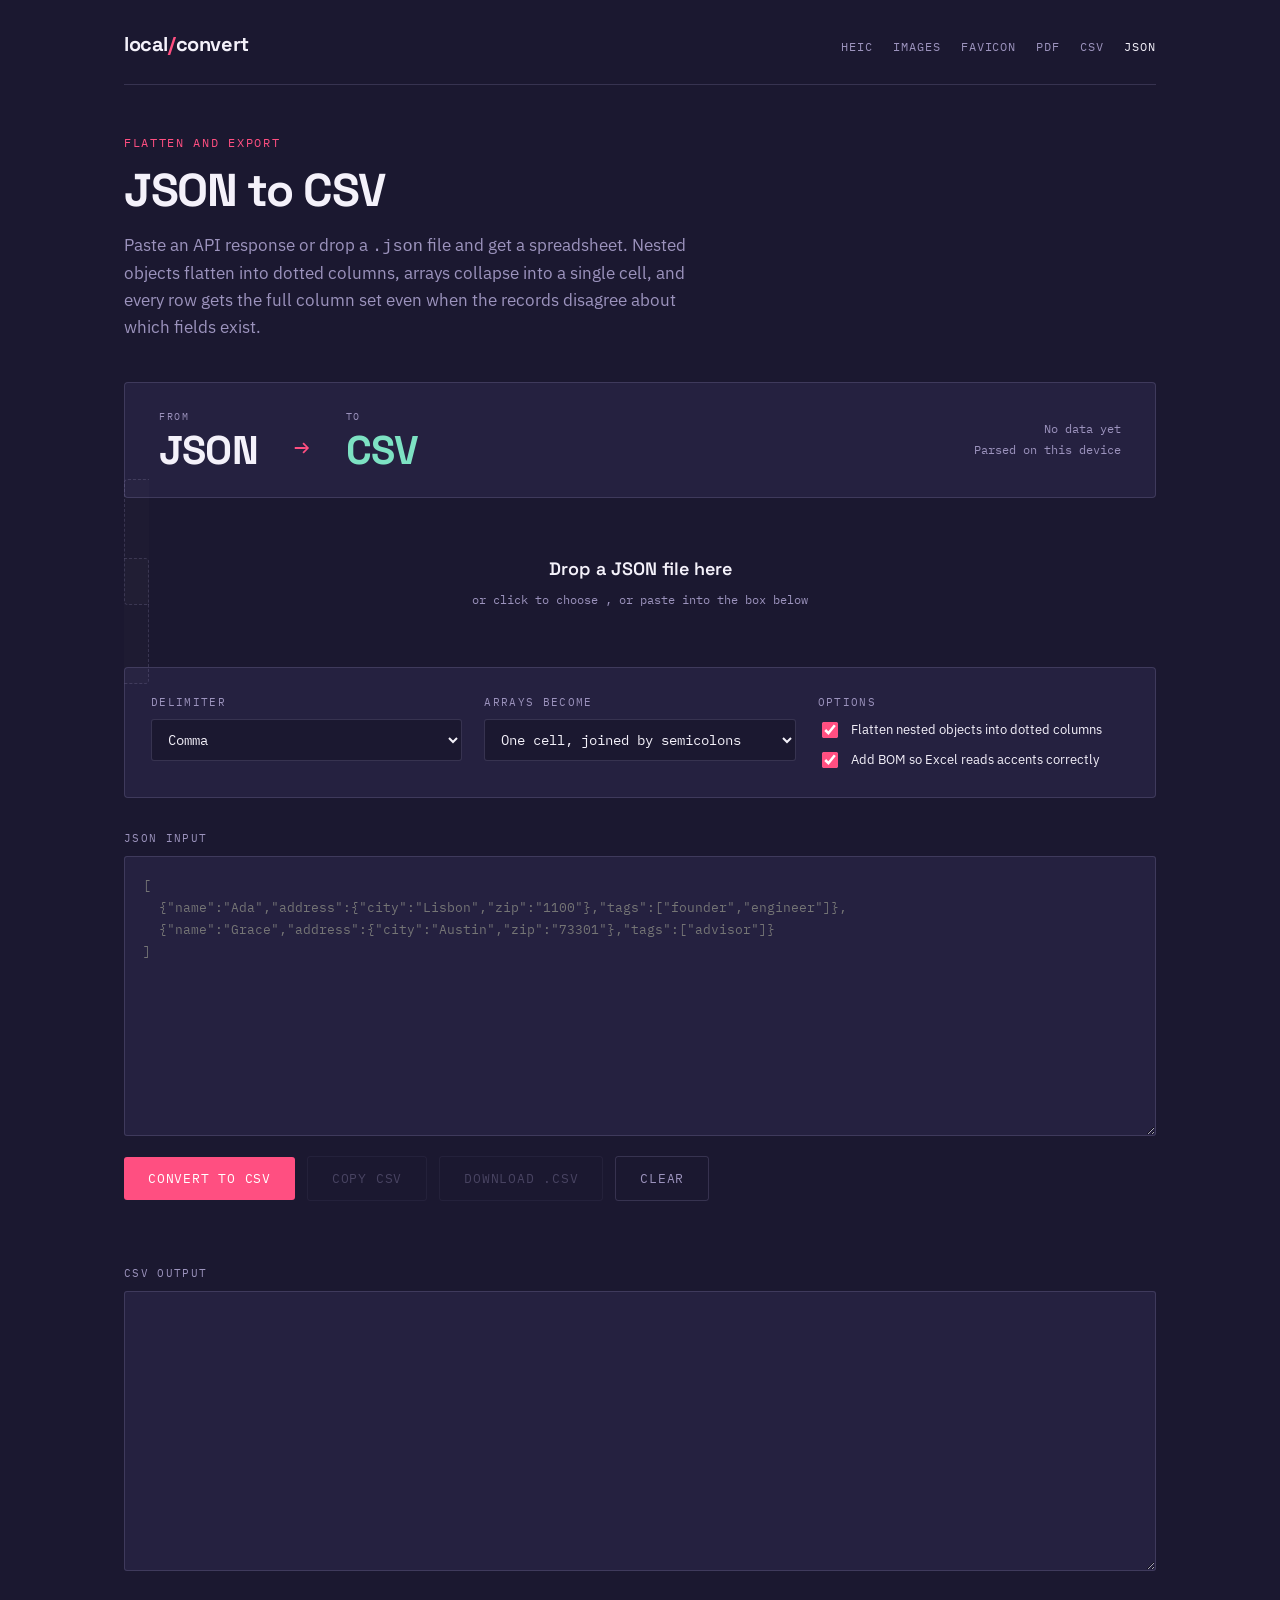
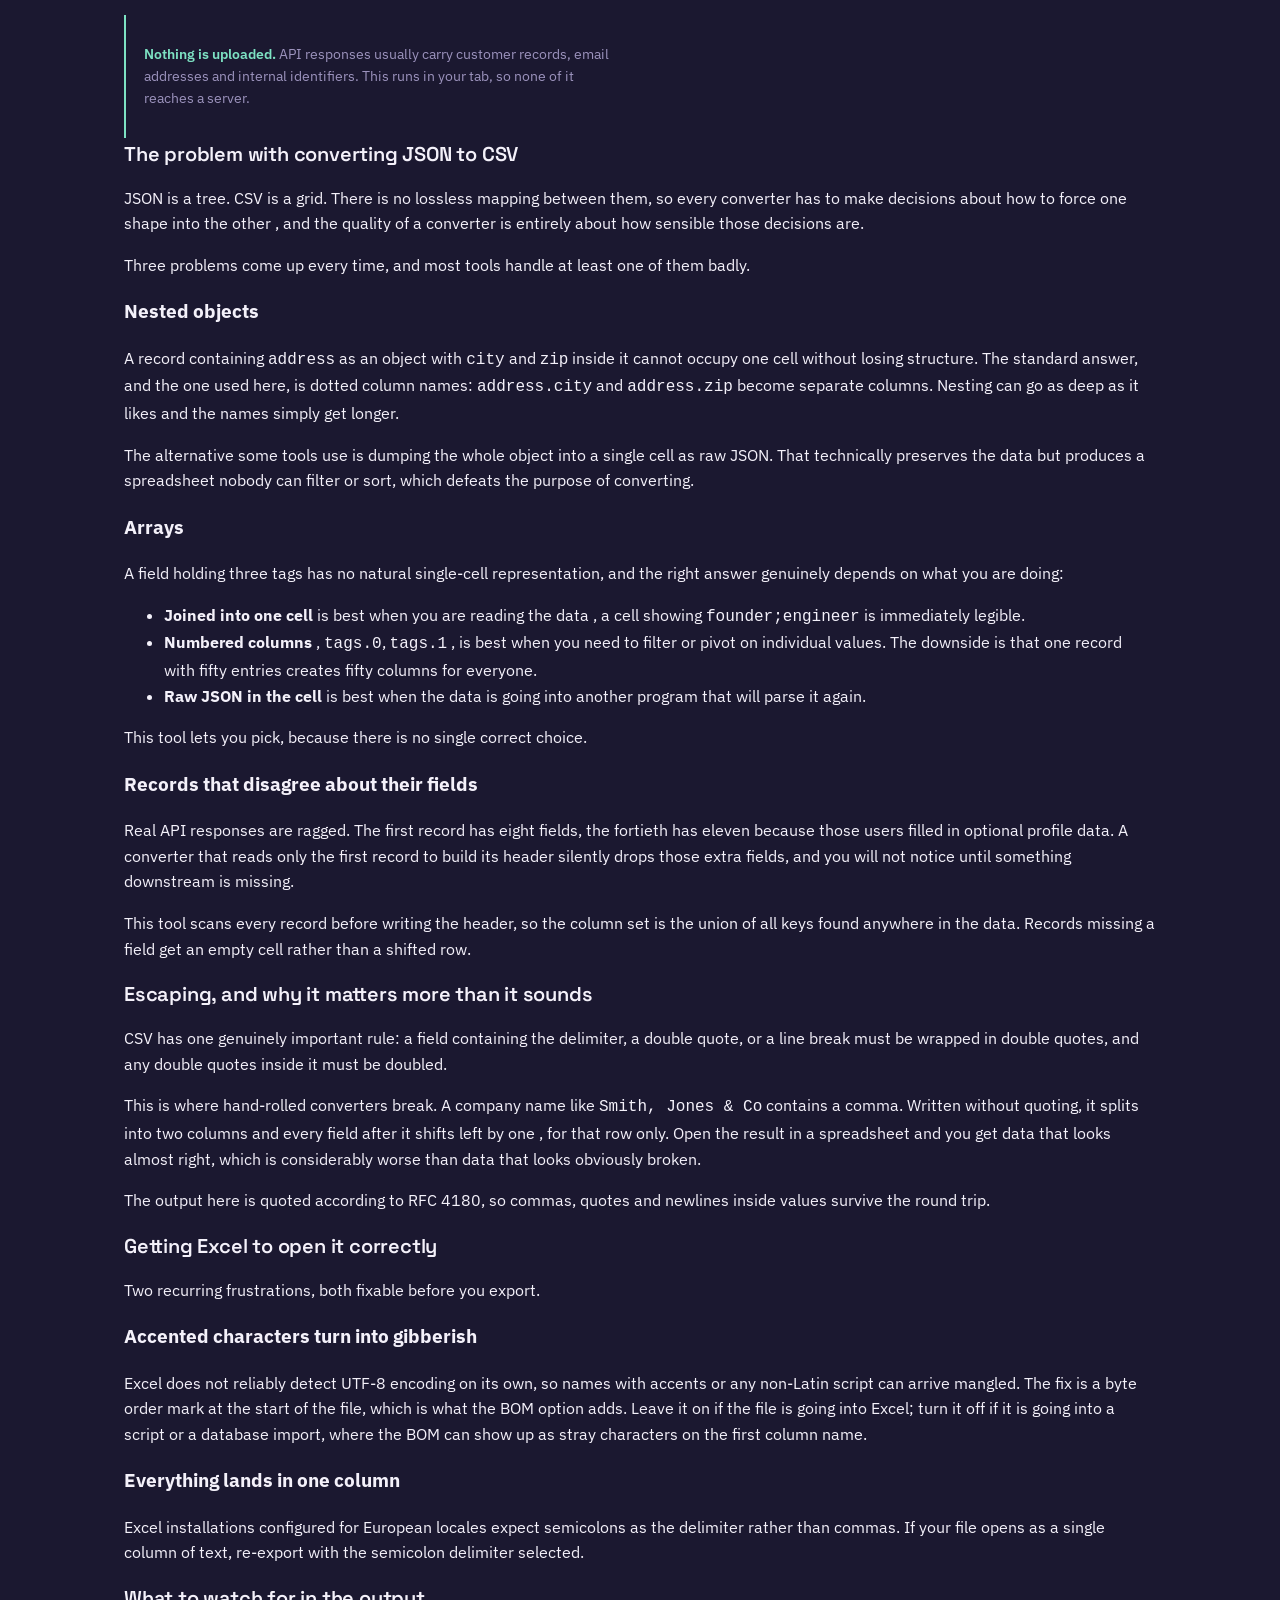
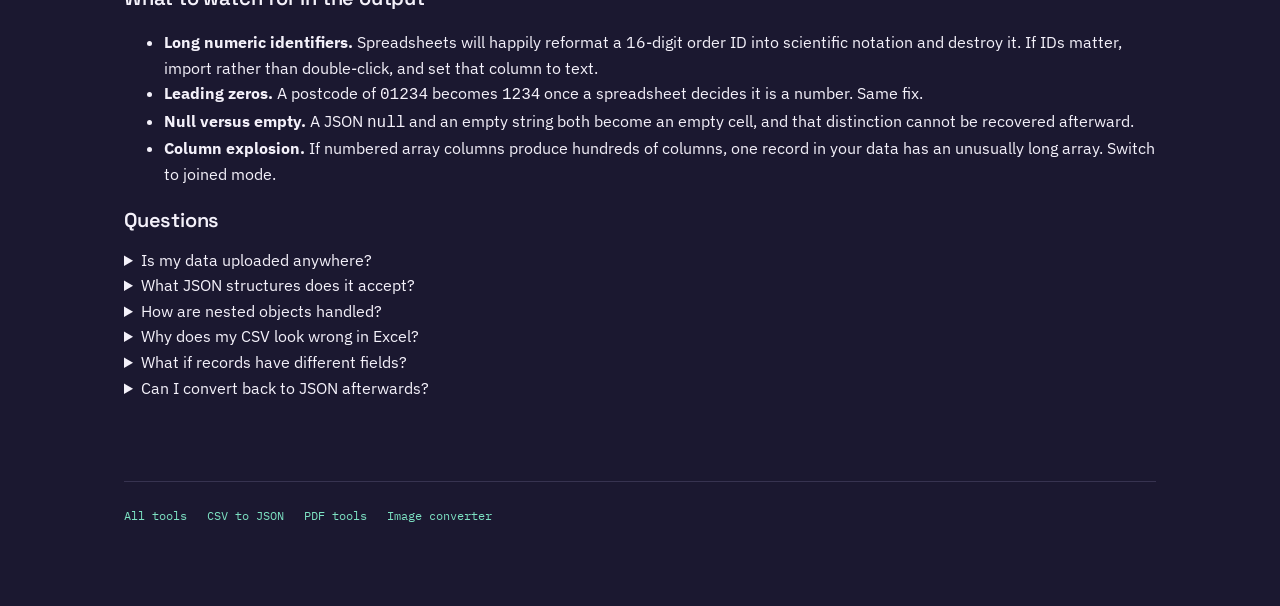
<file: json-to-csv.html>
<!DOCTYPE html>
<html lang="en">
<head>
<meta charset="utf-8">
<meta name="viewport" content="width=device-width,initial-scale=1">
<title>JSON to CSV - flattens nested data | Local Convert</title>
<link rel="icon" href="/favicon.ico" sizes="any">
<link rel="icon" type="image/svg+xml" href="/favicon.svg">
<link rel="apple-touch-icon" href="/apple-touch-icon.png">
<link rel="manifest" href="/site.webmanifest">
<meta name="description" content="Convert JSON to CSV in the browser. Nested objects flatten into dotted columns and arrays are handled properly. Nothing is uploaded.">
<link rel="canonical" href="https://local-convert.toptierrankers.workers.dev/json-to-csv.html">
<meta name="robots" content="index,follow,max-image-preview:large">
<meta property="og:type" content="website">
<meta property="og:site_name" content="Local Convert">
<meta property="og:title" content="JSON to CSV , flattens nested objects">
<meta property="og:description" content="Convert JSON to CSV in your browser. Nested objects become dotted columns. Nothing uploaded.">
<meta property="og:url" content="https://local-convert.toptierrankers.workers.dev/json-to-csv.html">
<meta name="twitter:card" content="summary_large_image">
<meta name="theme-color" content="#1B1830">
<link rel="preconnect" href="https://fonts.googleapis.com">
<link rel="preconnect" href="https://fonts.gstatic.com" crossorigin>
<link href="https://fonts.googleapis.com/css2?family=Space+Grotesk:wght@500;600;700&family=IBM+Plex+Sans:wght@400;500&family=IBM+Plex+Mono:wght@400;500&display=swap" rel="stylesheet">
<link rel="stylesheet" href="/assets/style.css">
</head>
<body>
<div class="shell">

  <header class="masthead">
    <a class="wordmark" href="/">local<span>/</span>convert</a>
    <nav>
      <a href="/heic-to-jpg.html">HEIC</a>
      <a href="/image-converter.html">Images</a>
      <a href="/favicon-generator.html">Favicon</a>
      <a href="/pdf-tools.html">PDF</a>
      <a href="/csv-to-json.html">CSV</a>
      <a href="/json-to-csv.html" aria-current="page">JSON</a>
    </nav>
  </header>

  <p class="eyebrow">Flatten and export</p>
  <h1>JSON to CSV</h1>
  <p class="lede">Paste an API response or drop a <code>.json</code> file and get a spreadsheet. Nested objects flatten into dotted columns, arrays collapse into a single cell, and every row gets the full column set even when the records disagree about which fields exist.</p>

  <div class="plate">
    <div class="plate-slot from">
      <span class="plate-label">From</span>
      <span class="plate-value">JSON</span>
    </div>
    <div class="plate-arrow">→</div>
    <div class="plate-slot to">
      <span class="plate-label">To</span>
      <span class="plate-value">CSV</span>
    </div>
    <div class="plate-meta">
      <span id="plateCount">No data yet</span><br>
      <span>Parsed on this device</span>
    </div>
  </div>

  <label class="drop" id="drop">
    <div class="drop-title">Drop a JSON file here</div>
    <div class="drop-hint">or click to choose , or paste into the box below</div>
    <input type="file" id="file" accept=".json,application/json,.txt">
  </label>

  <div class="controls">
    <div class="field">
      <label for="delim">Delimiter</label>
      <select id="delim">
        <option value=",">Comma</option>
        <option value=";">Semicolon (European Excel)</option>
        <option value="&#9;">Tab</option>
        <option value="|">Pipe</option>
      </select>
    </div>
    <div class="field">
      <label for="arr">Arrays become</label>
      <select id="arr">
        <option value="join">One cell, joined by semicolons</option>
        <option value="index">Numbered columns (tags.0, tags.1)</option>
        <option value="json">Raw JSON text in the cell</option>
      </select>
    </div>
    <div class="field">
      <label>Options</label>
      <div class="checkline">
        <input type="checkbox" id="flatten" checked>
        <label for="flatten">Flatten nested objects into dotted columns</label>
      </div>
      <div class="checkline">
        <input type="checkbox" id="bom" checked>
        <label for="bom">Add BOM so Excel reads accents correctly</label>
      </div>
    </div>
  </div>

  <div class="field" style="margin-bottom:20px">
    <label for="src">JSON input</label>
    <textarea class="output" id="src" spellcheck="false" placeholder='[
  {"name":"Ada","address":{"city":"Lisbon","zip":"1100"},"tags":["founder","engineer"]},
  {"name":"Grace","address":{"city":"Austin","zip":"73301"},"tags":["advisor"]}
]'></textarea>
  </div>

  <div class="btn-row">
    <button class="btn btn-go" id="go">Convert to CSV</button>
    <button class="btn btn-quiet" id="copy" disabled>Copy CSV</button>
    <button class="btn btn-quiet" id="dl" disabled>Download .csv</button>
    <button class="btn btn-quiet" id="clear">Clear</button>
  </div>

  <p class="status" id="status"></p>

  <div class="field" style="margin-top:24px">
    <label for="out">CSV output</label>
    <textarea class="output" id="out" spellcheck="false" readonly></textarea>
  </div>

  <div class="privacy">
    <p><strong>Nothing is uploaded.</strong> API responses usually carry customer records, email addresses and internal identifiers. This runs in your tab, so none of it reaches a server.</p>
  </div>

  <article class="prose">

    <h2>The problem with converting JSON to CSV</h2>
    <p>JSON is a tree. CSV is a grid. There is no lossless mapping between them, so every converter has to make decisions about how to force one shape into the other , and the quality of a converter is entirely about how sensible those decisions are.</p>
    <p>Three problems come up every time, and most tools handle at least one of them badly.</p>

    <h3>Nested objects</h3>
    <p>A record containing <code>address</code> as an object with <code>city</code> and <code>zip</code> inside it cannot occupy one cell without losing structure. The standard answer, and the one used here, is dotted column names: <code>address.city</code> and <code>address.zip</code> become separate columns. Nesting can go as deep as it likes and the names simply get longer.</p>
    <p>The alternative some tools use is dumping the whole object into a single cell as raw JSON. That technically preserves the data but produces a spreadsheet nobody can filter or sort, which defeats the purpose of converting.</p>

    <h3>Arrays</h3>
    <p>A field holding three tags has no natural single-cell representation, and the right answer genuinely depends on what you are doing:</p>
    <ul>
      <li><strong>Joined into one cell</strong> is best when you are reading the data , a cell showing <code>founder;engineer</code> is immediately legible.</li>
      <li><strong>Numbered columns</strong> , <code>tags.0</code>, <code>tags.1</code> , is best when you need to filter or pivot on individual values. The downside is that one record with fifty entries creates fifty columns for everyone.</li>
      <li><strong>Raw JSON in the cell</strong> is best when the data is going into another program that will parse it again.</li>
    </ul>
    <p>This tool lets you pick, because there is no single correct choice.</p>

    <h3>Records that disagree about their fields</h3>
    <p>Real API responses are ragged. The first record has eight fields, the fortieth has eleven because those users filled in optional profile data. A converter that reads only the first record to build its header silently drops those extra fields, and you will not notice until something downstream is missing.</p>
    <p>This tool scans every record before writing the header, so the column set is the union of all keys found anywhere in the data. Records missing a field get an empty cell rather than a shifted row.</p>

    <h2>Escaping, and why it matters more than it sounds</h2>
    <p>CSV has one genuinely important rule: a field containing the delimiter, a double quote, or a line break must be wrapped in double quotes, and any double quotes inside it must be doubled.</p>
    <p>This is where hand-rolled converters break. A company name like <code>Smith, Jones &amp; Co</code> contains a comma. Written without quoting, it splits into two columns and every field after it shifts left by one , for that row only. Open the result in a spreadsheet and you get data that looks almost right, which is considerably worse than data that looks obviously broken.</p>
    <p>The output here is quoted according to RFC 4180, so commas, quotes and newlines inside values survive the round trip.</p>

    <h2>Getting Excel to open it correctly</h2>
    <p>Two recurring frustrations, both fixable before you export.</p>
    <h3>Accented characters turn into gibberish</h3>
    <p>Excel does not reliably detect UTF-8 encoding on its own, so names with accents or any non-Latin script can arrive mangled. The fix is a byte order mark at the start of the file, which is what the BOM option adds. Leave it on if the file is going into Excel; turn it off if it is going into a script or a database import, where the BOM can show up as stray characters on the first column name.</p>
    <h3>Everything lands in one column</h3>
    <p>Excel installations configured for European locales expect semicolons as the delimiter rather than commas. If your file opens as a single column of text, re-export with the semicolon delimiter selected.</p>

    <h2>What to watch for in the output</h2>
    <ul>
      <li><strong>Long numeric identifiers.</strong> Spreadsheets will happily reformat a 16-digit order ID into scientific notation and destroy it. If IDs matter, import rather than double-click, and set that column to text.</li>
      <li><strong>Leading zeros.</strong> A postcode of <code>01234</code> becomes <code>1234</code> once a spreadsheet decides it is a number. Same fix.</li>
      <li><strong>Null versus empty.</strong> A JSON <code>null</code> and an empty string both become an empty cell, and that distinction cannot be recovered afterward.</li>
      <li><strong>Column explosion.</strong> If numbered array columns produce hundreds of columns, one record in your data has an unusually long array. Switch to joined mode.</li>
    </ul>

  </article>

  <section class="prose">
    <h2>Questions</h2>
    <div class="faq">
      <details>
        <summary>Is my data uploaded anywhere?</summary>
        <p>No. Parsing and conversion happen in this browser tab. You can confirm it in the Network tab of developer tools , no request carries your JSON.</p>
      </details>
      <details>
        <summary>What JSON structures does it accept?</summary>
        <p>An array of objects works best. A single object becomes a one-row CSV. An object wrapping an array under a key such as <code>data</code> or <code>results</code> is detected automatically and the inner array is used.</p>
      </details>
      <details>
        <summary>How are nested objects handled?</summary>
        <p>They flatten into dotted column names, so <code>address.city</code> becomes its own column. Nesting can be any depth. You can turn flattening off to keep objects as raw JSON in a single cell instead.</p>
      </details>
      <details>
        <summary>Why does my CSV look wrong in Excel?</summary>
        <p>Two usual causes. Accented characters mangled means the encoding was not detected , keep the BOM option on. Everything in one column means your Excel expects semicolons; re-export with the semicolon delimiter.</p>
      </details>
      <details>
        <summary>What if records have different fields?</summary>
        <p>Every record is scanned before the header is written, so the columns are the union of all keys found. Records missing a field get an empty cell rather than a shifted row.</p>
      </details>
      <details>
        <summary>Can I convert back to JSON afterwards?</summary>
        <p>Yes , the CSV to JSON tool reads the same dotted column convention, so <code>address.city</code> rebuilds into a nested object. Type information is not perfectly preserved in the round trip, since CSV has no types.</p>
      </details>
    </div>
  </section>

  <footer>
    <a href="/">All tools</a>
    <a href="/csv-to-json.html">CSV to JSON</a>
    <a href="/pdf-tools.html">PDF tools</a>
    <a href="/image-converter.html">Image converter</a>
  </footer>

</div>

<script>
(function(){
  var drop=document.getElementById('drop'), input=document.getElementById('file'),
      src=document.getElementById('src'), out=document.getElementById('out'),
      delim=document.getElementById('delim'), arr=document.getElementById('arr'),
      flatten=document.getElementById('flatten'), bom=document.getElementById('bom'),
      go=document.getElementById('go'), copy=document.getElementById('copy'),
      dl=document.getElementById('dl'), clearBtn=document.getElementById('clear'),
      status=document.getElementById('status'), plateCount=document.getElementById('plateCount');

  function say(m,k){ status.textContent=m; status.className='status '+(k||''); }

  ['dragenter','dragover'].forEach(function(e){
    drop.addEventListener(e,function(ev){ ev.preventDefault(); drop.classList.add('hot'); });
  });
  ['dragleave','drop'].forEach(function(e){
    drop.addEventListener(e,function(ev){ ev.preventDefault(); drop.classList.remove('hot'); });
  });
  drop.addEventListener('drop',function(ev){ if(ev.dataTransfer.files[0]) read(ev.dataTransfer.files[0]); });
  input.addEventListener('change',function(){ if(input.files[0]) read(input.files[0]); });

  function read(f){
    var r=new FileReader();
    r.onload=function(){ src.value=r.result; say('Loaded '+f.name+'.'); convert(); };
    r.onerror=function(){ say('Could not read that file.','err'); };
    r.readAsText(f);
  }

  function isPlainObject(v){
    return v !== null && typeof v === 'object' && !Array.isArray(v);
  }

  // Walk a record into flat key/value pairs
  function flat(obj, prefix, target){
    Object.keys(obj).forEach(function(k){
      var key = prefix ? prefix + '.' + k : k;
      var v = obj[k];
      if(Array.isArray(v)){
        if(arr.value === 'index'){
          v.forEach(function(item,i){
            if(isPlainObject(item) && flatten.checked) flat(item, key+'.'+i, target);
            else target[key+'.'+i] = scalar(item);
          });
          if(!v.length) target[key] = '';
        } else if(arr.value === 'json'){
          target[key] = JSON.stringify(v);
        } else {
          target[key] = v.map(function(item){
            return isPlainObject(item) || Array.isArray(item) ? JSON.stringify(item) : scalar(item);
          }).join(';');
        }
      } else if(isPlainObject(v)){
        if(flatten.checked) flat(v, key, target);
        else target[key] = JSON.stringify(v);
      } else {
        target[key] = scalar(v);
      }
    });
    return target;
  }

  function scalar(v){
    if(v === null || v === undefined) return '';
    if(typeof v === 'boolean') return v ? 'true' : 'false';
    return String(v);
  }

  function esc(value, d){
    var s = value === undefined || value === null ? '' : String(value);
    if(s.indexOf(d) > -1 || s.indexOf('"') > -1 || s.indexOf('\n') > -1 || s.indexOf('\r') > -1){
      return '"' + s.replace(/"/g,'""') + '"';
    }
    return s;
  }

  function convert(){
    var text = src.value.trim();
    if(!text){ say('Paste some JSON or drop a file first.','err'); return; }

    var data;
    try{ data = JSON.parse(text); }
    catch(e){
      var m = String(e.message||'');
      say('That is not valid JSON. ' + m, 'err');
      return;
    }

    // Unwrap common API envelopes
    if(isPlainObject(data)){
      var arrKey = null;
      ['data','results','items','records','rows','value'].forEach(function(k){
        if(!arrKey && Array.isArray(data[k])) arrKey = k;
      });
      if(arrKey) data = data[arrKey];
      else data = [data];
    }

    if(!Array.isArray(data)){ say('Expected an array of records, or an object containing one.','err'); return; }
    if(!data.length){ say('That JSON is an empty array , nothing to convert.','err'); return; }

    var rows = [], keys = [], seen = {};
    for(var i=0;i<data.length;i++){
      var rec = data[i];
      if(!isPlainObject(rec)) rec = { value: rec };
      var f = flat(rec, '', {});
      rows.push(f);
      Object.keys(f).forEach(function(k){
        if(!seen[k]){ seen[k]=1; keys.push(k); }
      });
    }

    var d = delim.value;
    var lines = [ keys.map(function(k){ return esc(k,d); }).join(d) ];
    rows.forEach(function(r){
      lines.push(keys.map(function(k){ return esc(r[k],d); }).join(d));
    });

    out.value = lines.join('\r\n');
    plateCount.textContent = rows.length + (rows.length===1?' record':' records') + ' · ' + keys.length + ' columns';
    copy.disabled=false; dl.disabled=false;
    say('Converted ' + rows.length + ' records into ' + keys.length + ' columns.','ok');
  }

  go.addEventListener('click', convert);

  copy.addEventListener('click',function(){
    navigator.clipboard.writeText(out.value).then(function(){ say('CSV copied.','ok'); },
      function(){ say('Copy blocked by the browser , select the text instead.','err'); });
  });

  dl.addEventListener('click',function(){
    var parts = bom.checked ? ['\uFEFF', out.value] : [out.value];
    var blob = new Blob(parts,{type:'text/csv;charset=utf-8'});
    var a=document.createElement('a');
    a.href=URL.createObjectURL(blob); a.download='data.csv'; a.click();
  });

  clearBtn.addEventListener('click',function(){
    src.value=''; out.value=''; input.value='';
    plateCount.textContent='No data yet';
    copy.disabled=true; dl.disabled=true; say('');
  });
})();
</script>

<script type="application/ld+json">
{
  "@context":"https://schema.org",
  "@graph":[
    {
      "@type":"WebApplication",
      "name":"JSON to CSV Converter",
      "url":"https://local-convert.toptierrankers.workers.dev/json-to-csv.html",
      "applicationCategory":"DeveloperApplication",
      "operatingSystem":"Any modern web browser",
      "browserRequirements":"Requires JavaScript",
      "description":"Convert JSON to CSV in the browser, flattening nested objects into dotted columns and handling arrays and ragged records.",
      "offers":{"@type":"Offer","price":"0","priceCurrency":"USD"},
      "featureList":["Flattens nested objects","Three array handling modes","Union of all keys across records","RFC 4180 escaping","Excel BOM option","No upload required"]
    },
    {
      "@type":"FAQPage",
      "mainEntity":[
        {"@type":"Question","name":"Is my data uploaded anywhere?","acceptedAnswer":{"@type":"Answer","text":"No. Parsing and conversion happen in the browser tab. No request carries your JSON."}},
        {"@type":"Question","name":"What JSON structures does it accept?","acceptedAnswer":{"@type":"Answer","text":"An array of objects works best. A single object becomes a one-row CSV. An object wrapping an array under a key such as data or results is detected automatically."}},
        {"@type":"Question","name":"How are nested objects handled?","acceptedAnswer":{"@type":"Answer","text":"They flatten into dotted column names, so address.city becomes its own column. Nesting can be any depth."}},
        {"@type":"Question","name":"Why does my CSV look wrong in Excel?","acceptedAnswer":{"@type":"Answer","text":"Mangled accents mean the encoding was not detected, so keep the BOM option on. Everything in one column means Excel expects semicolons, so re-export with the semicolon delimiter."}},
        {"@type":"Question","name":"What if records have different fields?","acceptedAnswer":{"@type":"Answer","text":"Every record is scanned before the header is written, so columns are the union of all keys found. Missing fields become empty cells."}},
        {"@type":"Question","name":"Can I convert back to JSON afterwards?","acceptedAnswer":{"@type":"Answer","text":"Yes. The CSV to JSON tool reads the same dotted column convention, so address.city rebuilds into a nested object."}}
      ]
    }
  ]
}
</script>
</body>
</html>
</file>
<file: assets/style.css>
/* ── Riso duotone system ─────────────────────────────── */
:root{
  --ink:#1B1830;
  --ink-2:#252140;
  --ink-3:#332C55;
  --paper:#F4F1FA;
  --muted:#9C93BD;
  --pink:#FF4F81;
  --mint:#7DE2C3;
  --rule:rgba(156,147,189,.22);

  --display:'Space Grotesk',system-ui,sans-serif;
  --body:'IBM Plex Sans',system-ui,sans-serif;
  --mono:'IBM Plex Mono',ui-monospace,monospace;
}

*{box-sizing:border-box}
html,body{margin:0;padding:0}
body{
  background:var(--ink);
  color:var(--paper);
  font-family:var(--body);
  font-size:16px;
  line-height:1.6;
  -webkit-font-smoothing:antialiased;
}
a{color:var(--mint);text-decoration:none}
a:hover{text-decoration:underline}
:focus-visible{outline:2px solid var(--mint);outline-offset:3px;border-radius:2px}

/* ── Shell ───────────────────────────────────────────── */
.shell{max-width:1080px;margin:0 auto;padding:0 24px 96px}

.masthead{
  display:flex;align-items:baseline;gap:20px;flex-wrap:wrap;
  padding:28px 0 24px;border-bottom:1px solid var(--rule);margin-bottom:48px;
}
.wordmark{
  font-family:var(--display);font-weight:700;font-size:20px;
  letter-spacing:-.02em;color:var(--paper);
}
.wordmark span{color:var(--pink)}
.masthead nav{display:flex;gap:20px;margin-left:auto;flex-wrap:wrap}
.masthead nav a{
  font-family:var(--mono);font-size:12px;letter-spacing:.08em;
  text-transform:uppercase;color:var(--muted);
}
.masthead nav a:hover,.masthead nav a[aria-current]{color:var(--paper);text-decoration:none}

/* ── Type ────────────────────────────────────────────── */
.eyebrow{
  font-family:var(--mono);font-size:12px;letter-spacing:.14em;
  text-transform:uppercase;color:var(--pink);margin:0 0 14px;
}
h1{
  font-family:var(--display);font-weight:700;
  font-size:clamp(30px,5vw,46px);line-height:1.08;
  letter-spacing:-.03em;margin:0 0 16px;
}
h2{
  font-family:var(--display);font-weight:600;font-size:20px;
  letter-spacing:-.01em;margin:0 0 12px;
}
.lede{font-size:17px;color:var(--muted);max-width:60ch;margin:0 0 40px}

/* ── Signature: the format plate ─────────────────────── */
.plate{
  display:flex;align-items:center;gap:clamp(16px,4vw,36px);
  background:var(--ink-2);border:1px solid var(--rule);
  border-radius:4px;padding:26px clamp(20px,4vw,34px);margin-bottom:32px;
  flex-wrap:wrap;
}
.plate-slot{display:flex;flex-direction:column;gap:6px;min-width:88px}
.plate-label{
  font-family:var(--mono);font-size:10px;letter-spacing:.16em;
  text-transform:uppercase;color:var(--muted);
}
.plate-value{
  font-family:var(--display);font-weight:700;
  font-size:clamp(26px,5vw,40px);line-height:1;letter-spacing:-.02em;
}
.plate-slot.from .plate-value{color:var(--paper)}
.plate-slot.to .plate-value{color:var(--mint)}
.plate-arrow{
  font-family:var(--mono);font-size:26px;color:var(--pink);
  line-height:1;padding-top:14px;
}
.plate-meta{
  margin-left:auto;font-family:var(--mono);font-size:12px;
  color:var(--muted);text-align:right;line-height:1.7;
}

/* ── Drop zone ───────────────────────────────────────── */
.drop{
  border:1.5px dashed var(--rule);border-radius:4px;
  padding:52px 24px;text-align:center;cursor:pointer;
  transition:border-color .15s,background .15s;
  background:rgba(255,255,255,.012);
}
.drop:hover,.drop.hot{border-color:var(--pink);background:rgba(255,79,129,.05)}
.drop-title{font-family:var(--display);font-weight:600;font-size:18px;margin-bottom:6px}
.drop-hint{font-family:var(--mono);font-size:12px;color:var(--muted)}
.drop input[type=file]{display:none}

/* ── Controls ────────────────────────────────────────── */
.controls{
  display:grid;grid-template-columns:repeat(auto-fit,minmax(190px,1fr));
  gap:22px;margin:32px 0;padding:26px;
  background:var(--ink-2);border:1px solid var(--rule);border-radius:4px;
}
.field{display:flex;flex-direction:column;gap:8px}
.field label{
  font-family:var(--mono);font-size:11px;letter-spacing:.12em;
  text-transform:uppercase;color:var(--muted);
}
select,input[type=text],input[type=number]{
  background:var(--ink);color:var(--paper);
  border:1px solid var(--rule);border-radius:3px;
  padding:10px 12px;font-family:var(--mono);font-size:14px;width:100%;
}
input[type=range]{width:100%;accent-color:var(--pink)}
.field .readout{font-family:var(--mono);font-size:12px;color:var(--mint)}
.checkline{display:flex;align-items:center;gap:10px}
.checkline input{accent-color:var(--pink);width:16px;height:16px}
.checkline label{text-transform:none;letter-spacing:0;font-size:13px;color:var(--paper);font-family:var(--body)}

/* ── Buttons ─────────────────────────────────────────── */
.btn{
  font-family:var(--mono);font-size:13px;letter-spacing:.06em;
  text-transform:uppercase;border:none;border-radius:3px;
  padding:13px 24px;cursor:pointer;transition:transform .12s,opacity .12s;
}
.btn:active{transform:translateY(1px)}
.btn:disabled{opacity:.35;cursor:not-allowed}
.btn-go{background:var(--pink);color:#fff}
.btn-quiet{background:transparent;color:var(--muted);border:1px solid var(--rule)}
.btn-quiet:hover:not(:disabled){color:var(--paper);border-color:var(--muted)}
.btn-row{display:flex;gap:12px;flex-wrap:wrap;align-items:center}

/* ── Results ─────────────────────────────────────────── */
.results{margin-top:40px}
.results:empty{display:none}
.result-row{
  display:flex;align-items:center;gap:16px;
  padding:14px 18px;border:1px solid var(--rule);border-radius:3px;
  margin-bottom:8px;background:var(--ink-2);flex-wrap:wrap;
}
.result-name{
  font-family:var(--mono);font-size:13px;
  overflow:hidden;text-overflow:ellipsis;white-space:nowrap;
  flex:1;min-width:150px;
}
.result-size{font-family:var(--mono);font-size:12px;color:var(--muted)}
.result-row a{
  font-family:var(--mono);font-size:12px;letter-spacing:.06em;
  text-transform:uppercase;color:var(--mint);
}
.status{
  font-family:var(--mono);font-size:13px;color:var(--muted);
  margin:20px 0;min-height:20px;
}
.status.err{color:var(--pink)}
.status.ok{color:var(--mint)}

/* ── Output box (CSV tool) ───────────────────────────── */
.output{
  width:100%;min-height:280px;background:var(--ink-2);
  color:var(--paper);border:1px solid var(--rule);border-radius:3px;
  padding:18px;font-family:var(--mono);font-size:13px;line-height:1.7;
  resize:vertical;white-space:pre;overflow:auto;
}

/* ── Privacy note ────────────────────────────────────── */
.privacy{
  display:flex;gap:14px;align-items:flex-start;
  border-left:2px solid var(--mint);padding:14px 0 14px 18px;
  margin:44px 0 0;color:var(--muted);font-size:14px;max-width:62ch;
}
.privacy strong{color:var(--mint);font-weight:600}

/* ── Tool index ──────────────────────────────────────── */
.tool-grid{display:grid;grid-template-columns:repeat(auto-fit,minmax(280px,1fr));gap:16px;margin-top:8px}
.tool-card{
  display:block;padding:26px;background:var(--ink-2);
  border:1px solid var(--rule);border-radius:4px;
  transition:border-color .15s,transform .15s;color:inherit;
}
.tool-card:hover{border-color:var(--pink);transform:translateY(-2px);text-decoration:none}
.tool-card .pair{
  font-family:var(--mono);font-size:12px;letter-spacing:.1em;
  color:var(--pink);margin-bottom:12px;text-transform:uppercase;
}
.tool-card h2{margin-bottom:8px;font-size:19px}
.tool-card p{margin:0;color:var(--muted);font-size:14px;line-height:1.55}
.soon{opacity:.5;pointer-events:none}
.soon .pair{color:var(--muted)}

footer{
  margin-top:80px;padding-top:24px;border-top:1px solid var(--rule);
  font-family:var(--mono);font-size:12px;color:var(--muted);
  display:flex;gap:20px;flex-wrap:wrap;
}

@media (prefers-reduced-motion:reduce){
  *{transition:none!important;animation:none!important}
}
@media(max-width:560px){
  .plate-meta{margin-left:0;text-align:left;width:100%}
  .shell{padding:0 18px 64px}
}
</file>
